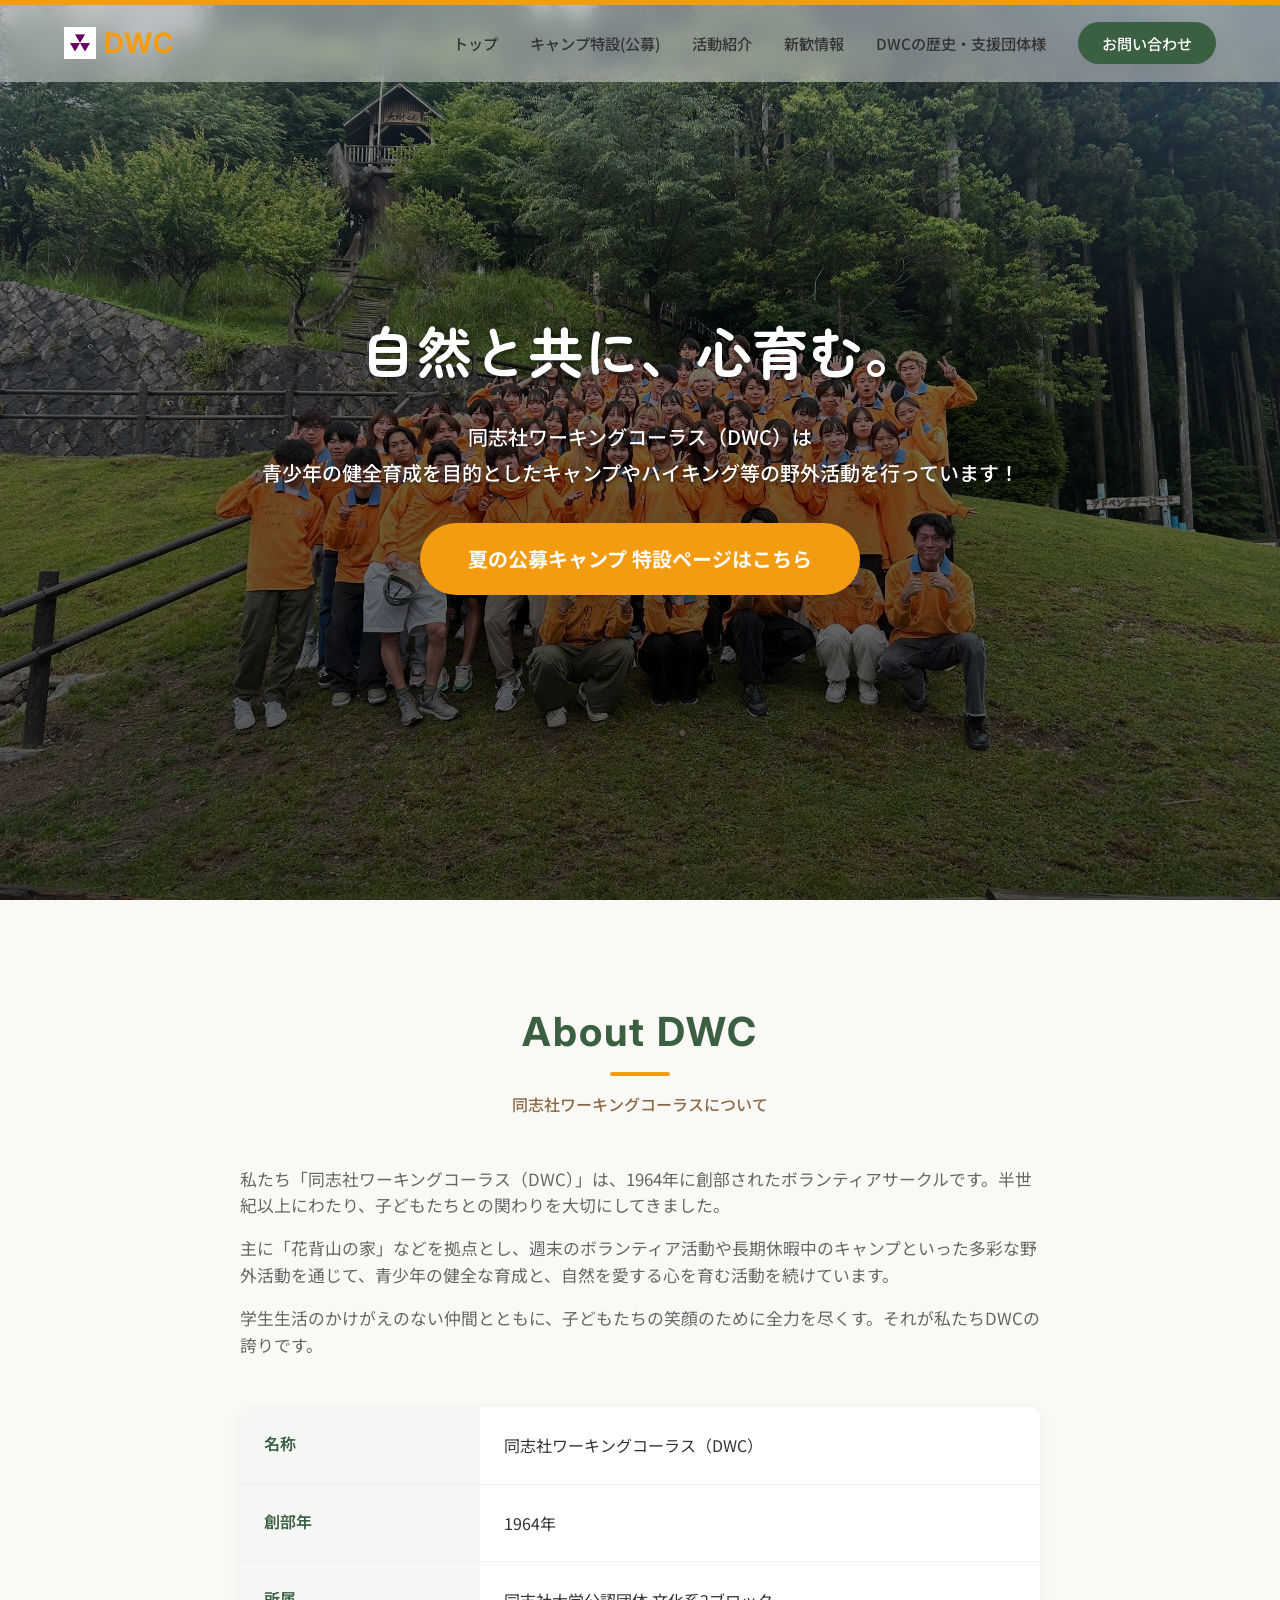
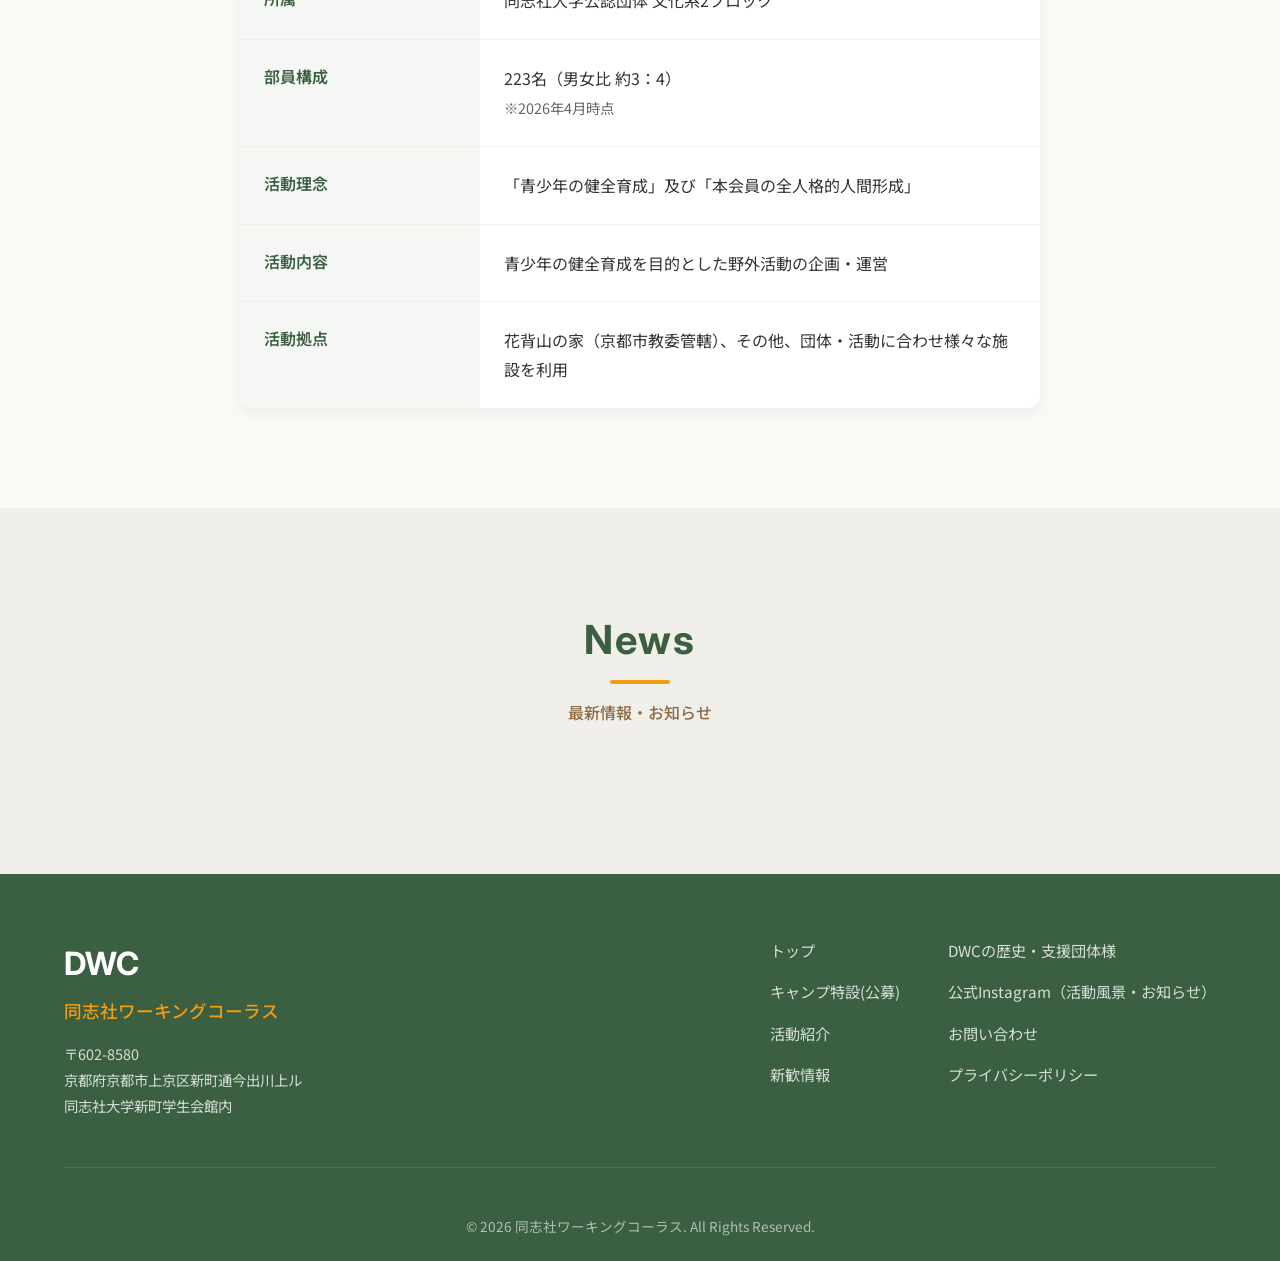
<file: index.html>
<!DOCTYPE html>
<html lang="ja">
<head>
    <meta charset="UTF-8">
    <meta name="viewport" content="width=device-width, initial-scale=1.0">
    <title>同志社ワーキングコーラス (DWC)</title>
    <meta name="description" content="青少年の健全育成を目的としたキャンプやハイキング等の野外活動を行っているボランティアサークル「同志社ワーキングコーラス（DWC）」の公式Webサイトです。">
    <!-- Google Fonts: Inter and Noto Sans JP -->
    <link rel="preconnect" href="https://fonts.googleapis.com">
    <link rel="preconnect" href="https://fonts.gstatic.com" crossorigin>
    <link href="https://fonts.googleapis.com/css2?family=Inter:wght@400;600;700&family=Noto+Sans+JP:wght@400;500;700&display=swap" rel="stylesheet">
    <link href="https://fonts.googleapis.com/css2?family=Zen+Maru+Gothic:wght@700&display=swap" rel="stylesheet">
    <link rel="stylesheet" href="style.css">
    <meta property="og:site_name" content="同志社ワーキングコーラス (DWC)">
    <script type="application/ld+json">
    {
      "@context": "https://schema.org",
      "@type": "WebSite",
      "name": "【公式】同志社ワーキングコーラス(DWC)",
      "url": "https://dwc-official.github.io/"
    }
    </script>
    <link rel="icon" href="assets/favicon.svg" type="image/svg+xml">
    <link rel="icon" type="image/png" sizes="96x96" href="assets/favicon-96x96.png">
    <link rel="apple-touch-icon" sizes="180x180" href="assets/apple-touch-icon.png">
</head>
<body>
    <div id="header-container"></div>

    <main>
        <!-- Hero Section -->
        <section class="hero">
            <div class="hero-content">
                <h1 class="hero-title fade-in-up">自然と共に、心育む。</h1>
                <p class="hero-subtitle fade-in-up delay-1">同志社ワーキングコーラス（DWC）は<br>青少年の健全育成を目的としたキャンプやハイキング等の野外活動を行っています！</p>
                <div class="hero-cta" style="margin-top: 32px;">
                    <a href="camp.html" class="btn-large btn-accent">夏の公募キャンプ 特設ページはこちら</a>
                </div>
            </div>
        </section>

        <!-- About Section -->
        <section id="about" class="about section-padding">
            <div class="container">
                <div class="section-header">
                    <h2 class="section-title">About DWC</h2>
                    <p class="section-subtitle">同志社ワーキングコーラスについて</p>
                </div>
                <div class="about-section-body">
                    <div class="about-text" style="max-width: 800px; margin: 0 auto 48px;">
                        <p>私たち「同志社ワーキングコーラス（DWC）」は、1964年に創部されたボランティアサークルです。半世紀以上にわたり、子どもたちとの関わりを大切にしてきました。</p>
                        <p>主に「花背山の家」などを拠点とし、週末のボランティア活動や長期休暇中のキャンプといった多彩な野外活動を通じて、青少年の健全な育成と、自然を愛する心を育む活動を続けています。</p>
                        <p>学生生活のかけがえのない仲間とともに、子どもたちの笑顔のために全力を尽くす。それが私たちDWCの誇りです。</p>
                    </div>
                    
                    <div class="overview-content">
                        <table class="overview-table">
                            <tbody>
                                <tr>
                                    <th>名称</th>
                                    <td>同志社ワーキングコーラス（DWC）</td>
                                </tr>
                                <tr>
                                    <th>創部年</th>
                                    <td>1964年</td>
                                </tr>
                                <tr>
                                    <th>所属</th>
                                    <td>同志社大学公認団体 文化系2ブロック</td>
                                </tr>
                                <tr>
                                    <th>部員構成</th>
                                    <td>223名（男女比 約3：4）<br><span style="font-size: 0.9em; color: var(--color-text-light);">※2026年4月時点</span></td>
                                </tr>
                                <tr>
                                    <th>活動理念</th>
                                    <td>「青少年の健全育成」及び「本会員の全人格的人間形成」</td>
                                </tr>
                                <tr>
                                    <th>活動内容</th>
                                    <td>青少年の健全育成を目的とした野外活動の企画・運営</td>
                                </tr>
                                <tr>
                                    <th>活動拠点</th>
                                    <td>花背山の家（京都市教委管轄）、その他、団体・活動に合わせ様々な施設を利用</td>
                                </tr>
                            </tbody>
                        </table>
                    </div>
                </div>
            </div>
        </section>

        <!-- News Section -->
        <section id="news" class="news section-padding bg-light">
            <div class="container">
                <div class="section-header">
                    <h2 class="section-title">News</h2>
                    <p class="section-subtitle">最新情報・お知らせ</p>
                </div>
                <div class="news-container">
                    <ul id="news-list" class="news-list">
                        <!-- JavaScript will populate items here -->
                    </ul>
                </div>
            </div>
        </section>
    </main>

    <div id="footer-container"></div>

    <script src="script.js"></script>
</body>
</html>
</file>
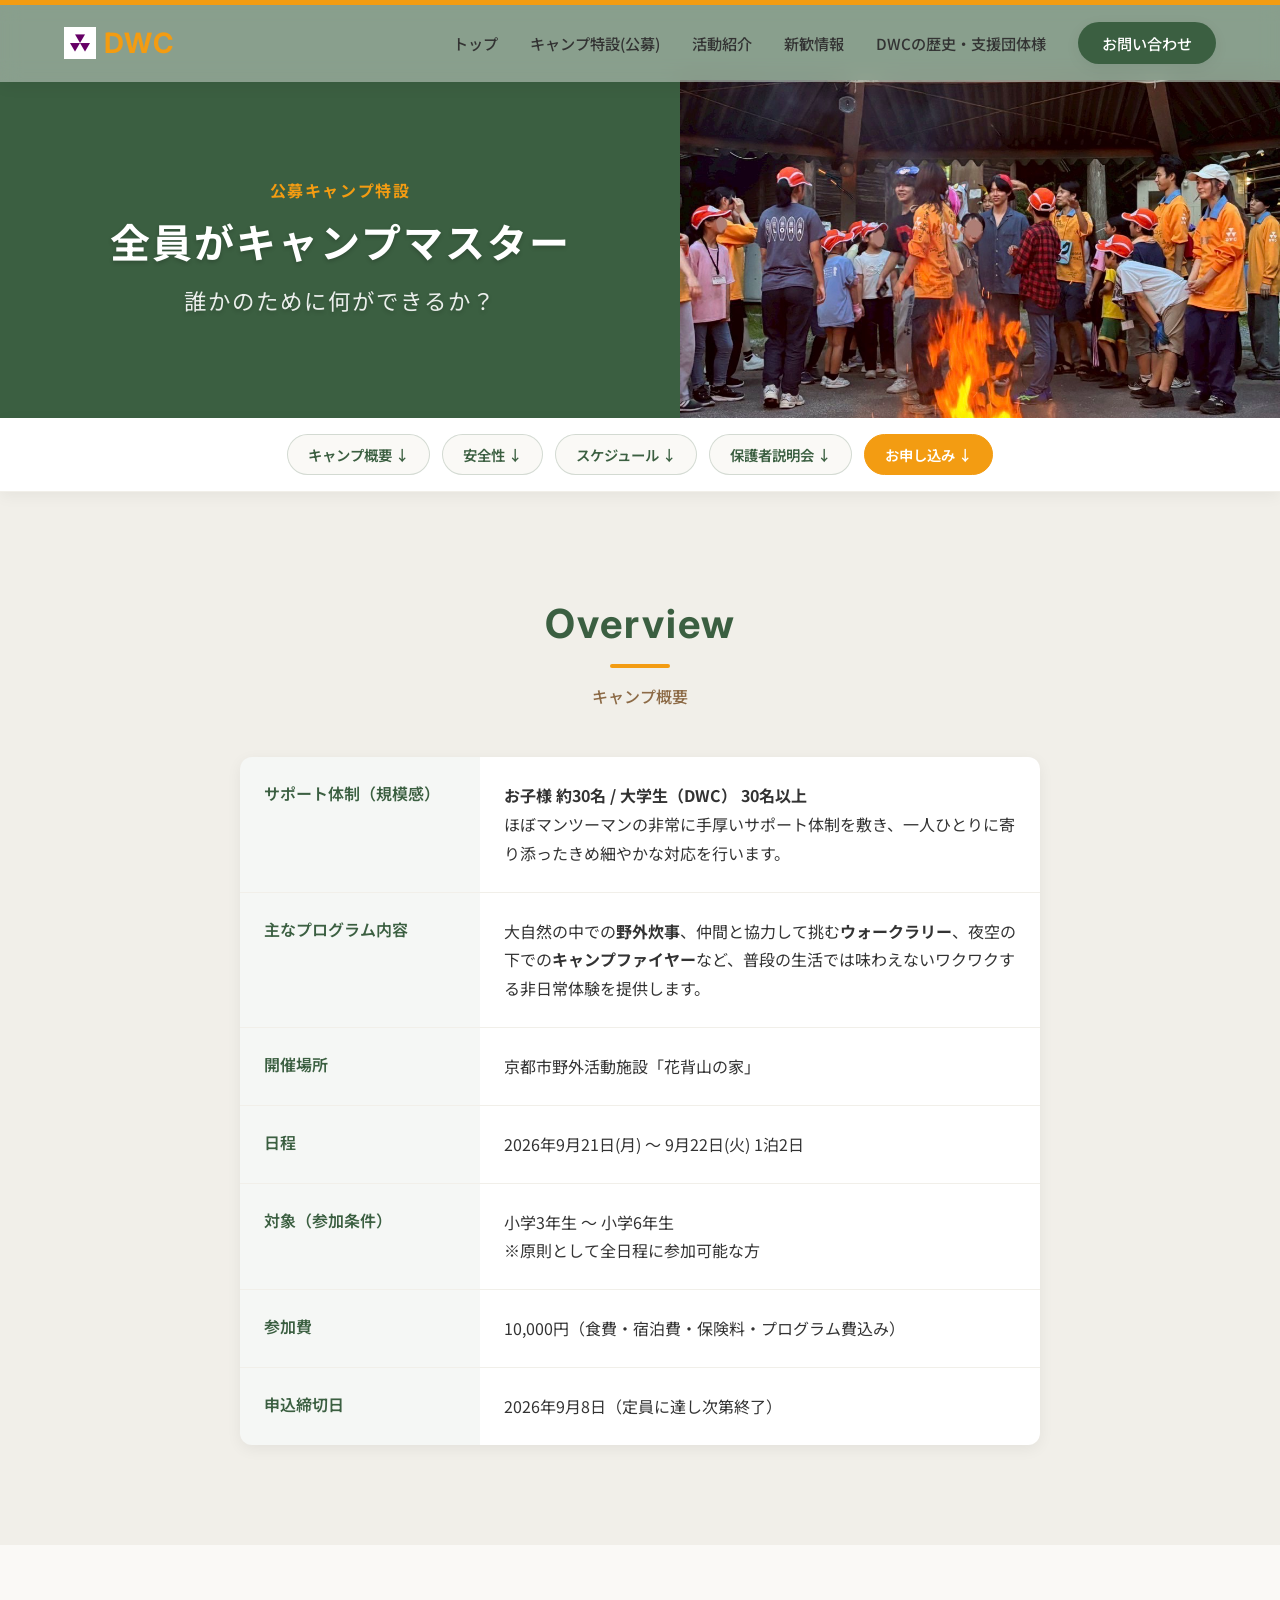
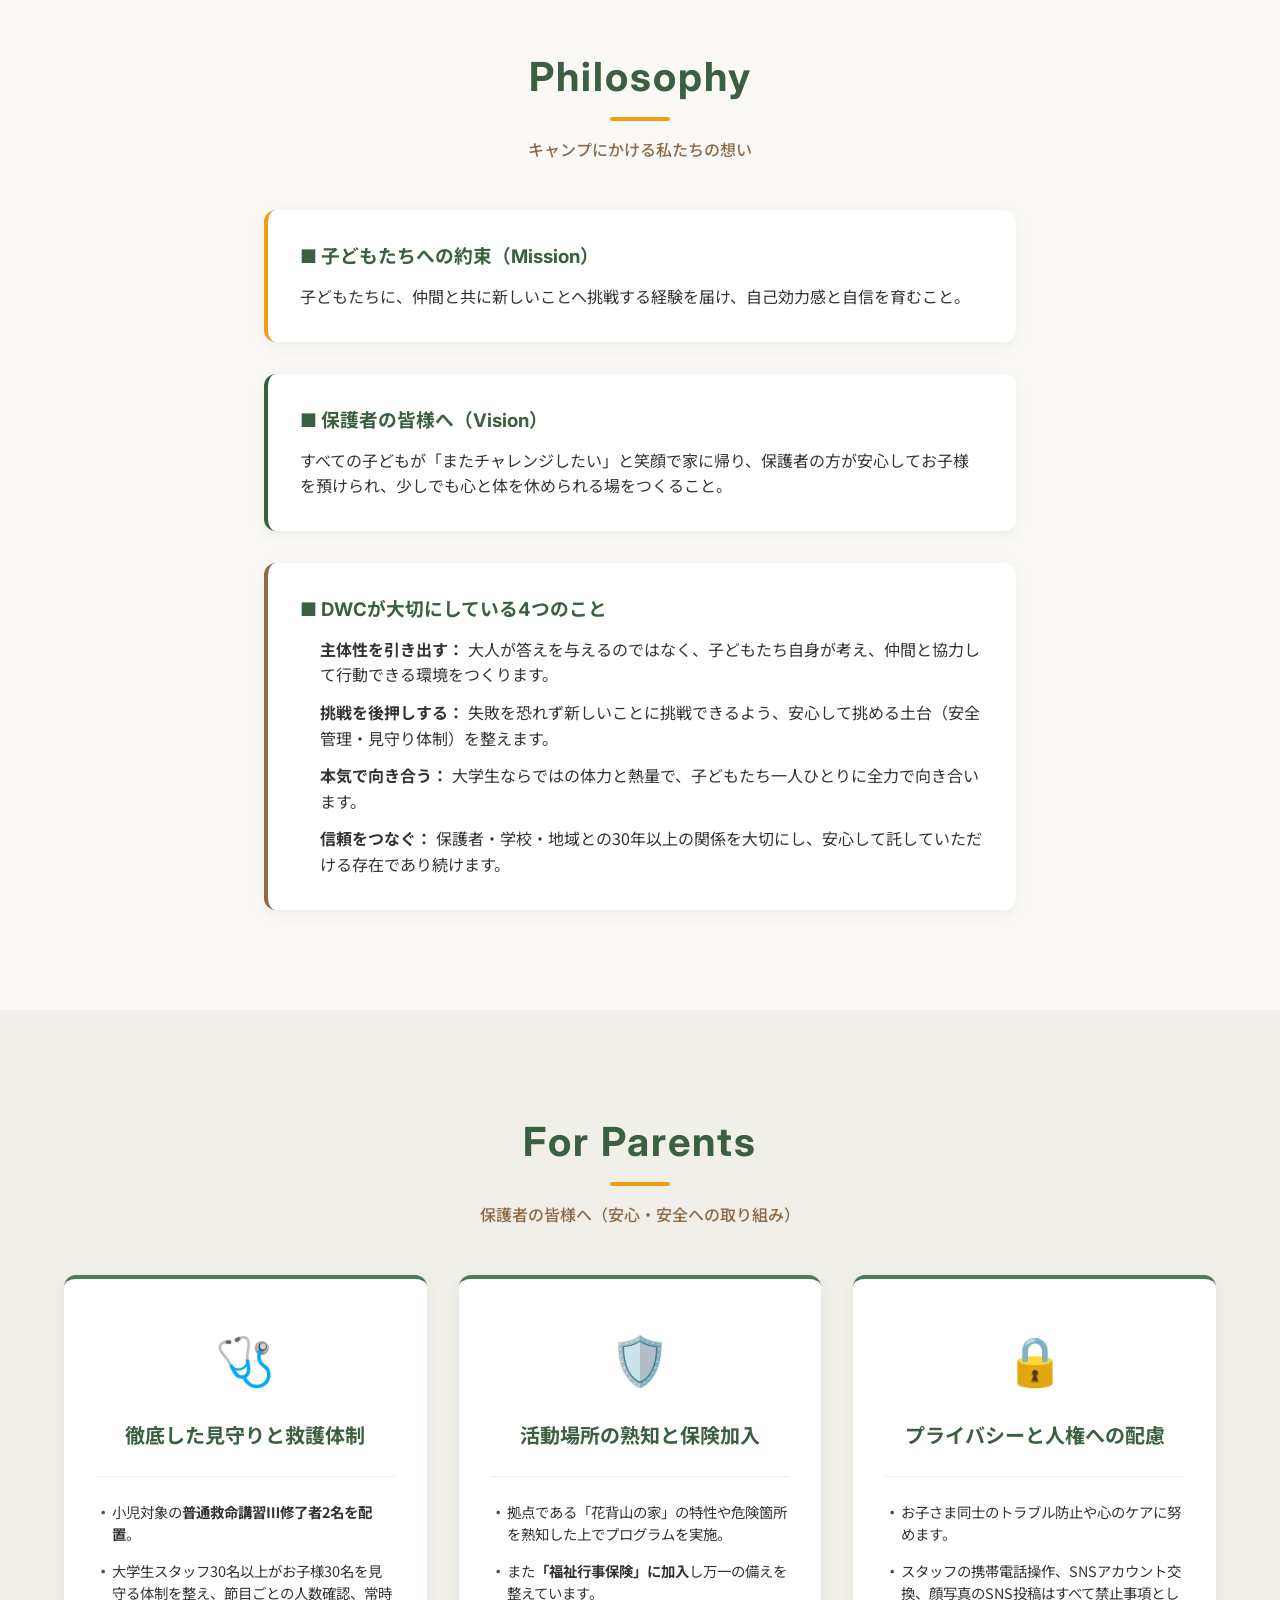
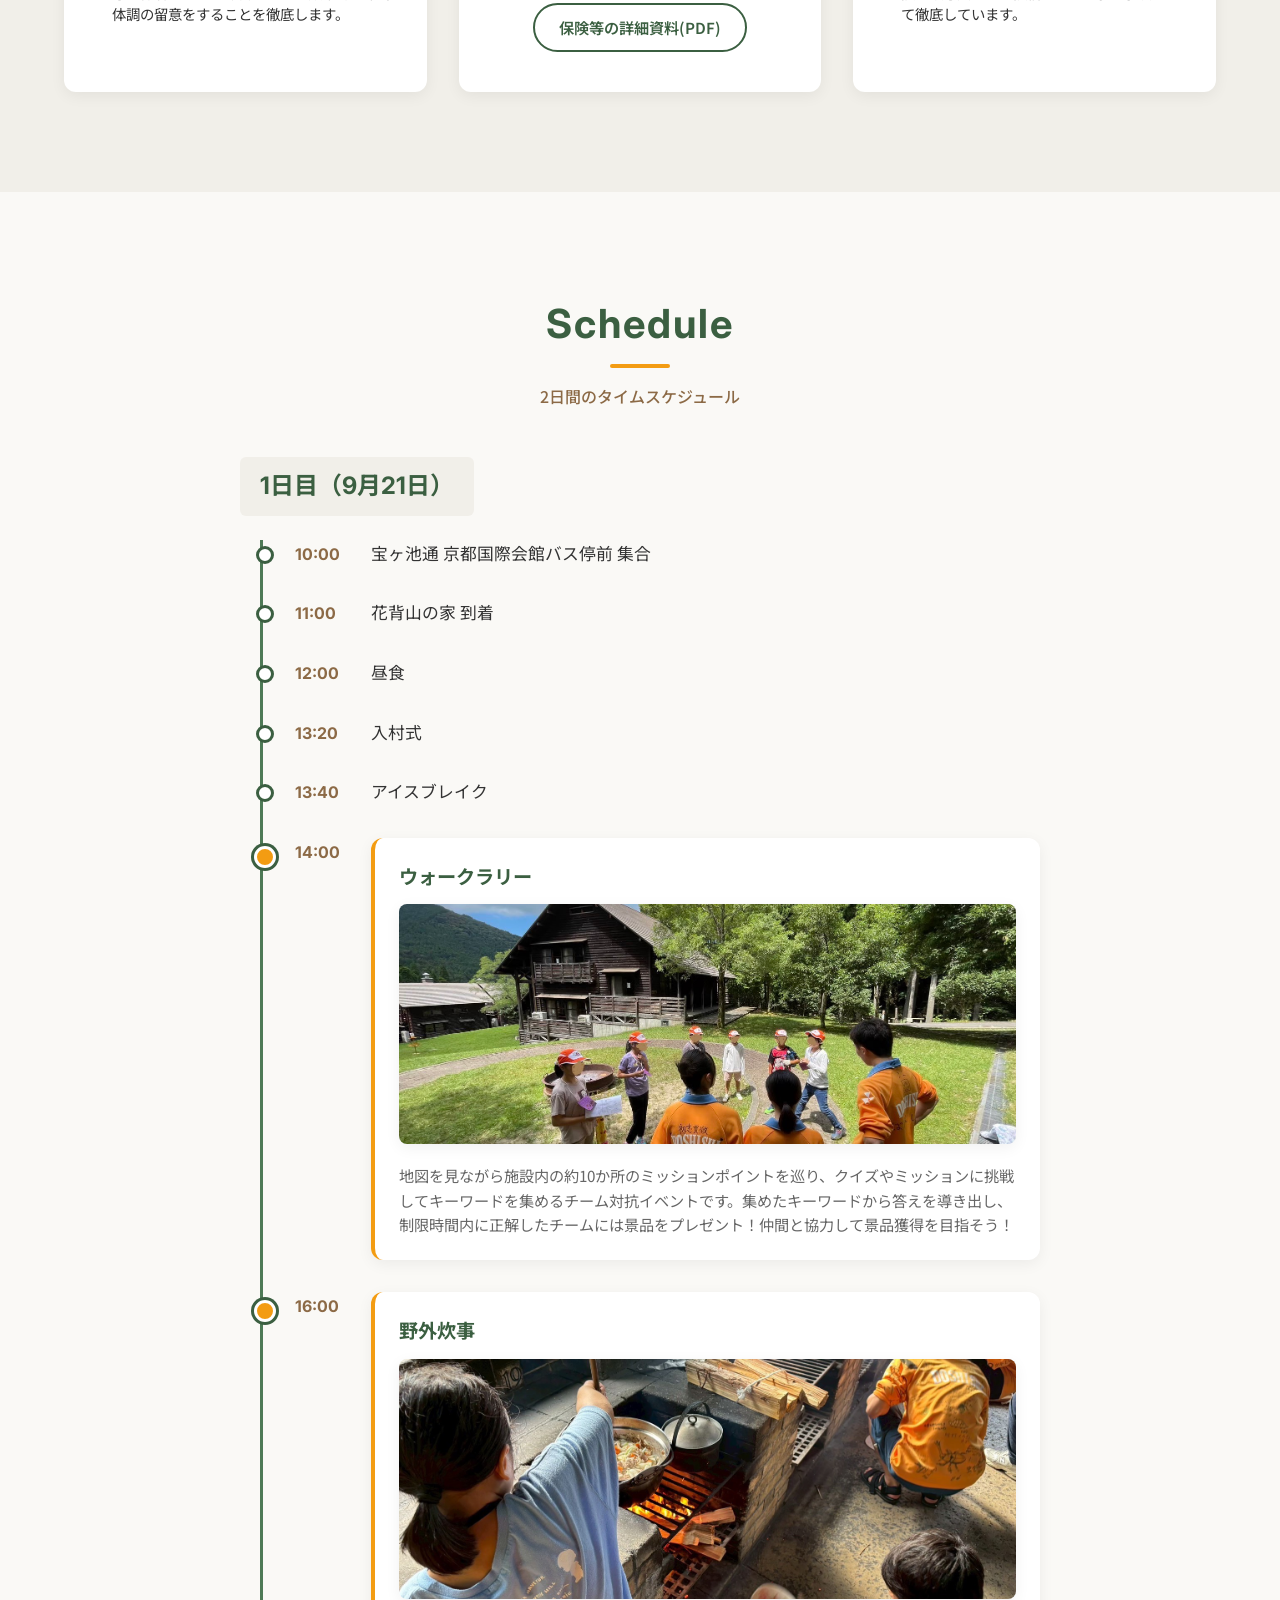
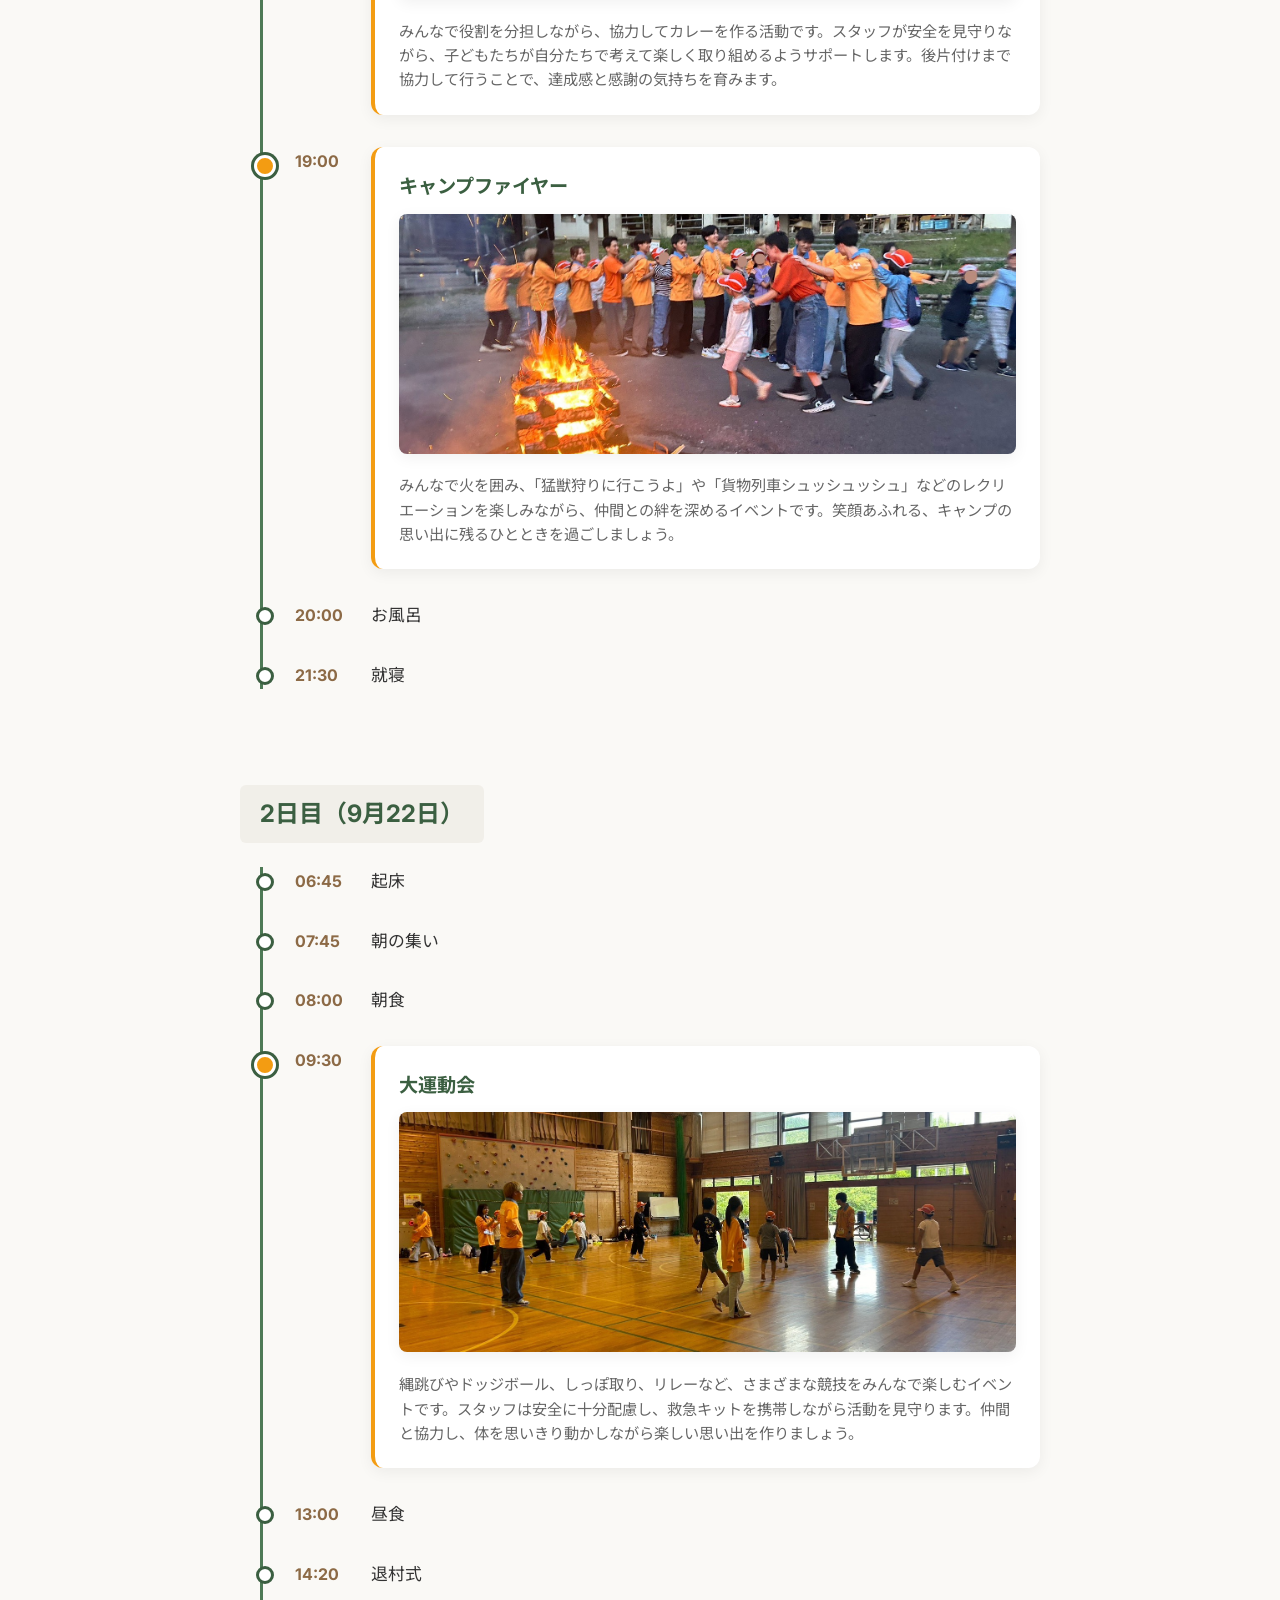
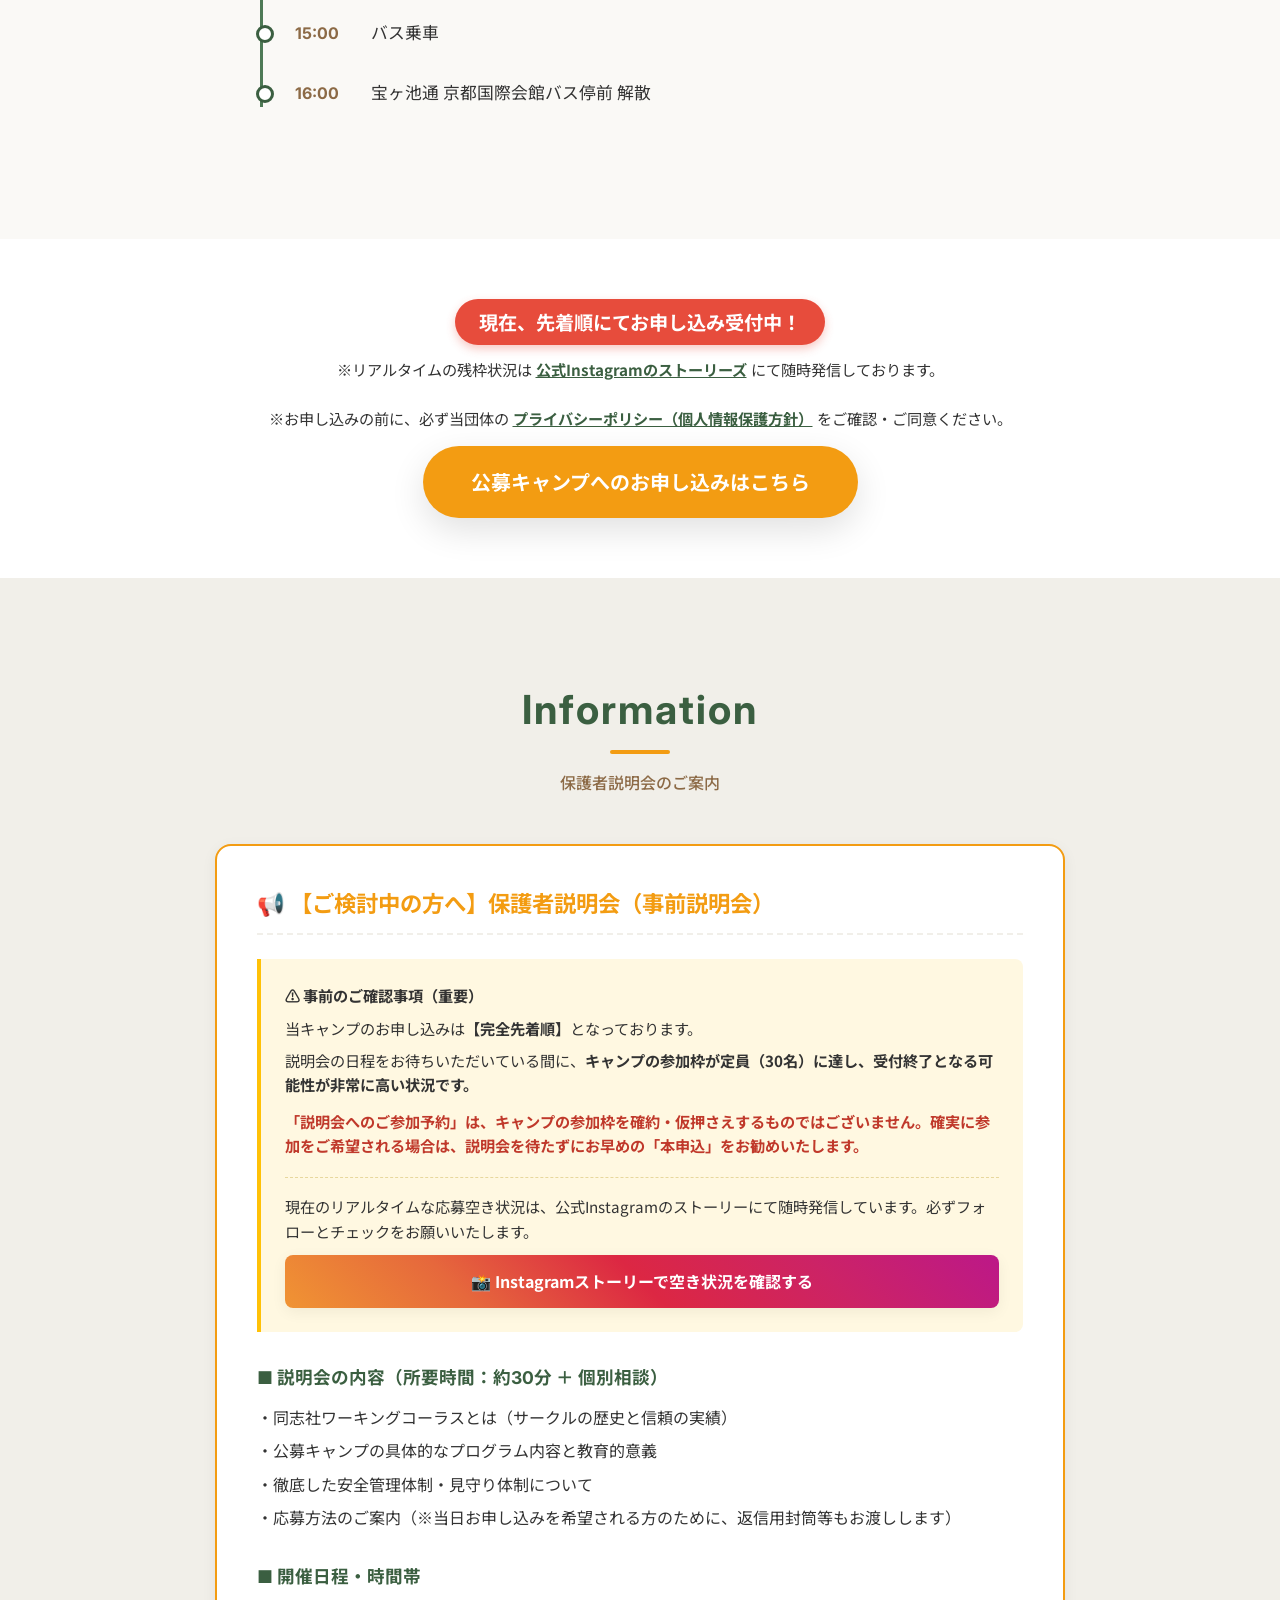
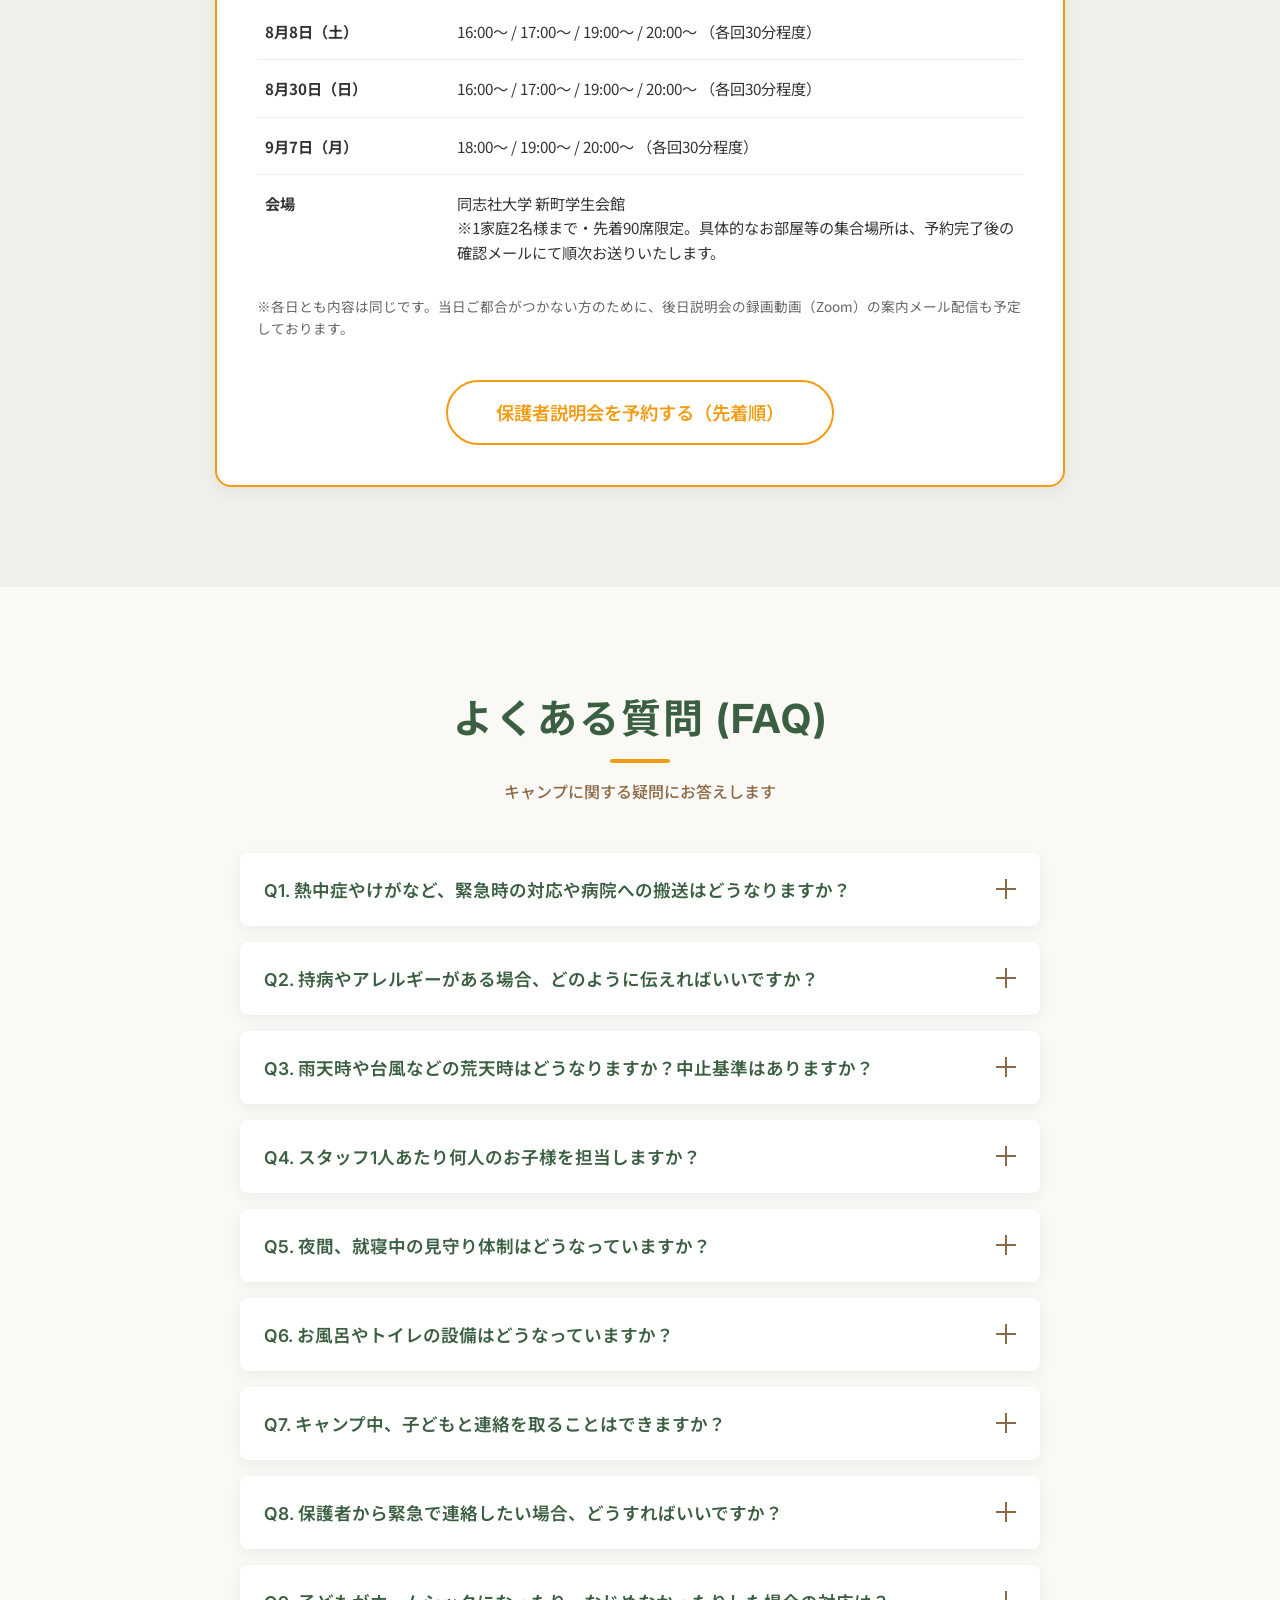
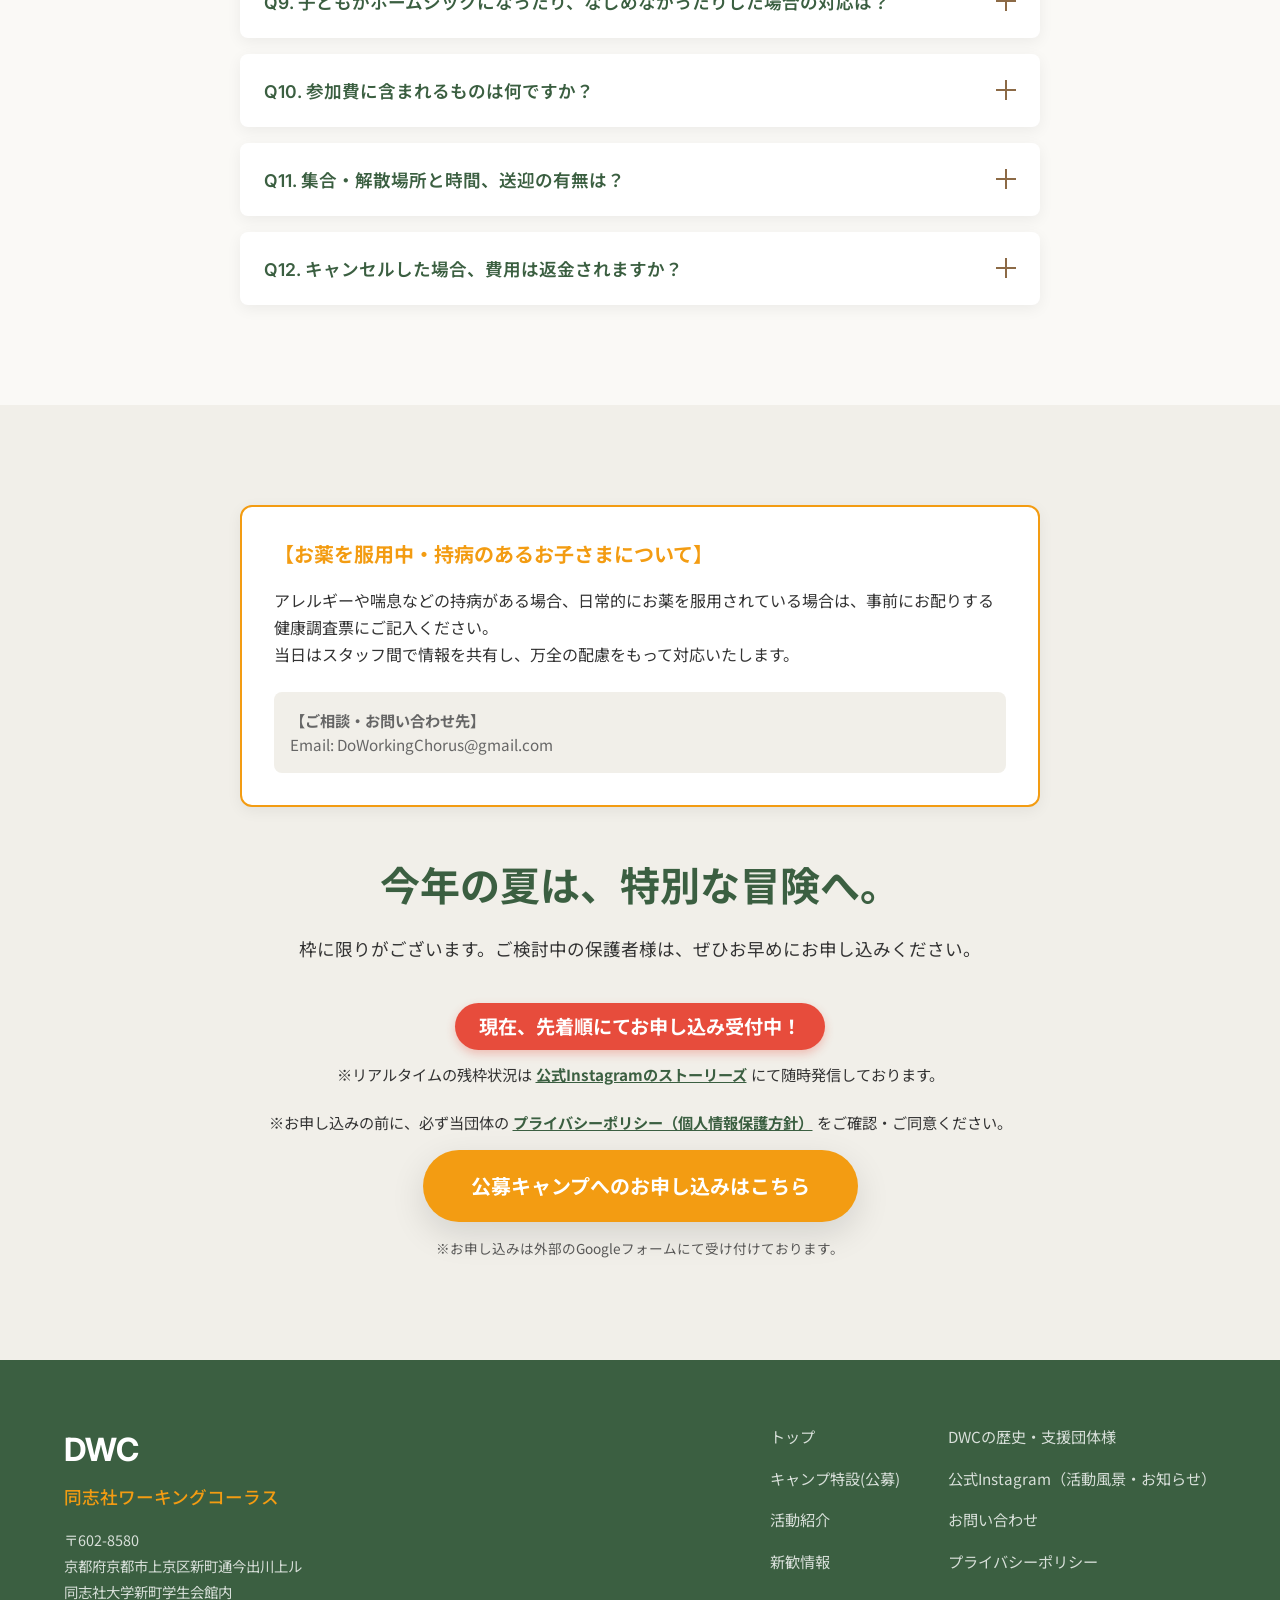
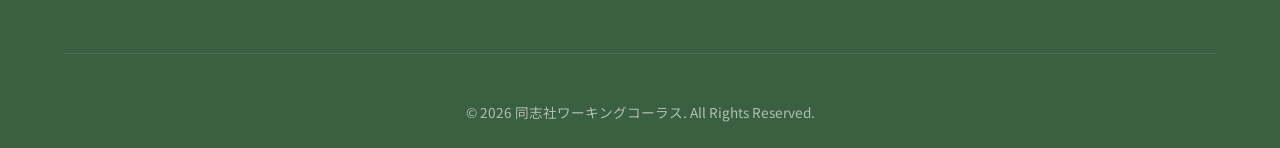
<file: camp.html>
<!DOCTYPE html>
<html lang="ja">
<head>
    <meta charset="UTF-8">
    <meta name="viewport" content="width=device-width, initial-scale=1.0">
    <title>キャンプ特設（公募キャンプ） - 同志社ワーキングコーラス (DWC)</title>
    <meta name="description" content="同志社ワーキングコーラス（DWC）が主催する、一般公募のお子様向けキャンプ特設ページです。安全・安心の体制で大自然での非日常体験を提供します。">
    <!-- Google Fonts: Inter and Noto Sans JP -->
    <link rel="preconnect" href="https://fonts.googleapis.com">
    <link rel="preconnect" href="https://fonts.gstatic.com" crossorigin>
    <link href="https://fonts.googleapis.com/css2?family=Inter:wght@400;600;700&family=Noto+Sans+JP:wght@400;500;700&display=swap" rel="stylesheet">
    <link rel="stylesheet" href="style.css">
    <meta property="og:site_name" content="同志社ワーキングコーラス (DWC)">
    <script type="application/ld+json">
    {
      "@context": "https://schema.org",
      "@type": "WebSite",
      "name": "【公式】同志社ワーキングコーラス(DWC)",
      "url": "https://dwc-official.github.io/"
    }
    </script>
    <link rel="icon" href="assets/favicon.svg" type="image/svg+xml">
    <link rel="icon" type="image/png" sizes="96x96" href="assets/favicon-96x96.png">
    <link rel="apple-touch-icon" sizes="180x180" href="assets/apple-touch-icon.png">
</head>
<body>
    <div id="header-container"></div>

    <main>
    <section class="page-header-split">
        <div class="header-text">
            <p class="camp-tag">公募キャンプ特設</p>
            <h1 class="page-title fade-in-up">全員がキャンプマスター<br><span>誰かのために何ができるか？</span></h1>
        </div>
        <div class="header-image">
            <img src="assets/bg-camp.png" alt="キャンプ特設（公募キャンプ）">
        </div>
    </section>

    <div class="quick-links-wrapper" id="quick-links">
        <div class="quick-links-container">
            <a href="#overview" class="btn-quick">キャンプ概要 ↓</a>
            <a href="#safety" class="btn-quick">安全性 ↓</a>
            <a href="#schedule" class="btn-quick">スケジュール ↓</a>
            <a href="#briefing" class="btn-quick">保護者説明会 ↓</a>
            <a href="#cta-section" class="btn-quick btn-quick-cta">お申し込み ↓</a>
        </div>
    </div>

    <section id="overview" class="camp-overview section-padding bg-light">
        <div class="container">
            <div class="section-header">
                <h2 class="section-title">Overview</h2>
                <p class="section-subtitle">キャンプ概要</p>
            </div>
            <div class="overview-content">
                <table class="overview-table">
                    <tbody>
                        <tr>
                            <th>サポート体制（規模感）</th>
                            <td><strong>お子様 約30名 / 大学生（DWC） 30名以上</strong><br>ほぼマンツーマンの非常に手厚いサポート体制を敷き、一人ひとりに寄り添ったきめ細やかな対応を行います。</td>
                        </tr>
                        <tr>
                            <th>主なプログラム内容</th>
                            <td>大自然の中での<strong>野外炊事</strong>、仲間と協力して挑む<strong>ウォークラリー</strong>、夜空の下での<strong>キャンプファイヤー</strong>など、普段の生活では味わえないワクワクする非日常体験を提供します。</td>
                        </tr>
                        <tr>
                            <th>開催場所</th>
                            <td>京都市野外活動施設「花背山の家」</td>
                        </tr>
                        <tr>
                            <th>日程</th>
                            <td>2026年9月21日(月) 〜 9月22日(火) 1泊2日</td>
                        </tr>
                        <tr>
                            <th>対象（参加条件）</th>
                            <td>小学3年生 〜 小学6年生<br><span class="text-muted">※原則として全日程に参加可能な方</span></td>
                        </tr>
                        <tr>
                            <th>参加費</th>
                            <td>10,000円（食費・宿泊費・保険料・プログラム費込み）</td>
                        </tr>
                        <tr>
                            <th>申込締切日</th>
                            <td>2026年9月8日（定員に達し次第終了）</td>
                        </tr>
                    </tbody>
                </table>
            </div>
        </div>
    </section>

    <section id="philosophy" class="philosophy-section section-padding">
        <div class="container philosophy-container">
            <div class="section-header">
                <h2 class="section-title">Philosophy</h2>
                <p class="section-subtitle">キャンプにかける私たちの想い</p>
            </div>
            <div class="philosophy-card card-accent">
                <h3>■ 子どもたちへの約束（Mission）</h3>
                <p>子どもたちに、仲間と共に新しいことへ挑戦する経験を届け、自己効力感と自信を育むこと。</p>
            </div>
            <div class="philosophy-card card-primary">
                <h3>■ 保護者の皆様へ（Vision）</h3>
                <p>すべての子どもが「またチャレンジしたい」と笑顔で家に帰り、保護者の方が安心してお子様を預けられ、少しでも心と体を休められる場をつくること。</p>
            </div>
            <div class="philosophy-card card-secondary">
                <h3>■ DWCが大切にしている4つのこと</h3>
                <ul class="value-list">
                    <li><strong>主体性を引き出す：</strong> 大人が答えを与えるのではなく、子どもたち自身が考え、仲間と協力して行動できる環境をつくります。</li>
                    <li><strong>挑戦を後押しする：</strong> 失敗を恐れず新しいことに挑戦できるよう、安心して挑める土台（安全管理・見守り体制）を整えます。</li>
                    <li><strong>本気で向き合う：</strong> 大学生ならではの体力と熱量で、子どもたち一人ひとりに全力で向き合います。</li>
                    <li><strong>信頼をつなぐ：</strong> 保護者・学校・地域との30年以上の関係を大切にし、安心して託していただける存在であり続けます。</li>
                </ul>
            </div>
        </div>
    </section>

    <section id="safety" class="safety-security section-padding bg-light">
        <div class="container">
            <div class="section-header">
                <h2 class="section-title">For Parents</h2>
                <p class="section-subtitle">保護者の皆様へ（安心・安全への取り組み）</p>
            </div>
            <div class="features-grid">
                <div class="feature-card">
                    <div class="feature-icon">🩺</div>
                    <h3 class="feature-title">徹底した見守りと救護体制</h3>
                    <ul class="safety-list">
                        <li>小児対象の<strong>普通救命講習Ⅲ修了者2名を配置</strong>。</li>
                        <li>大学生スタッフ30名以上がお子様30名を見守る体制を整え、節目ごとの人数確認、常時体調の留意をすることを徹底します。</li>
                    </ul>
                </div>
                <div class="feature-card">
                    <div class="feature-icon">🛡️</div>
                    <h3 class="feature-title">活動場所の熟知と保険加入</h3>
                    <ul class="safety-list">
                        <li>拠点である「花背山の家」の特性や危険箇所を熟知した上でプログラムを実施。</li>
                        <li>また<strong>「福祉行事保険」に加入</strong>し万一の備えを整えています。</li>
                    </ul>
                    <div class="pdf-btn-wrapper">
                        <a href="assets/insurance.pdf" target="_blank" class="btn-outline">保険等の詳細資料(PDF)</a>
                    </div>
                </div>
                <div class="feature-card">
                    <div class="feature-icon">🔒</div>
                    <h3 class="feature-title">プライバシーと人権への配慮</h3>
                    <ul class="safety-list">
                        <li>お子さま同士のトラブル防止や心のケアに努めます。</li>
                        <li>スタッフの携帯電話操作、SNSアカウント交換、顔写真のSNS投稿はすべて禁止事項として徹底しています。</li>
                    </ul>
                </div>
            </div>
        </div>
    </section>

    <section id="schedule" class="schedule-timeline-section section-padding">
        <div class="container">
            <div class="section-header">
                <h2 class="section-title">Schedule</h2>
                <p class="section-subtitle">2日間のタイムスケジュール</p>
            </div>
            <div class="timeline-wrapper">
                <h3 class="day-title">1日目（9月21日）</h3>
                <div class="timeline-container">
                    <div class="timeline-item"><div class="time">10:00</div><div class="content">宝ヶ池通 京都国際会館バス停前 集合</div></div>
                    <div class="timeline-item"><div class="time">11:00</div><div class="content">花背山の家 到着</div></div>
                    <div class="timeline-item"><div class="time">12:00</div><div class="content">昼食</div></div>
                    <div class="timeline-item"><div class="time">13:20</div><div class="content">入村式</div></div>
                    <div class="timeline-item"><div class="time">13:40</div><div class="content">アイスブレイク</div></div>
                    <div class="timeline-item highlight">
                        <div class="time">14:00</div>
                        <div class="content card-content fade-in-scroll">
                            <h4>ウォークラリー</h4>
                            <img src="assets/walkrally.jpg" alt="ウォークラリー" class="timeline-img">
                            <p>地図を見ながら施設内の約10か所のミッションポイントを巡り、クイズやミッションに挑戦してキーワードを集めるチーム対抗イベントです。集めたキーワードから答えを導き出し、制限時間内に正解したチームには景品をプレゼント！仲間と協力して景品獲得を目指そう！</p>
                        </div>
                    </div>
                    <div class="timeline-item highlight">
                        <div class="time">16:00</div>
                        <div class="content card-content fade-in-scroll">
                            <h4>野外炊事</h4>
                            <img src="assets/cook.jpg" alt="野外炊事" class="timeline-img">
                            <p>みんなで役割を分担しながら、協力してカレーを作る活動です。スタッフが安全を見守りながら、子どもたちが自分たちで考えて楽しく取り組めるようサポートします。後片付けまで協力して行うことで、達成感と感謝の気持ちを育みます。</p>
                        </div>
                    </div>
                    <div class="timeline-item highlight">
                        <div class="time">19:00</div>
                        <div class="content card-content fade-in-scroll">
                            <h4>キャンプファイヤー</h4>
                            <img src="assets/campfire.jpg" alt="キャンプファイヤー" class="timeline-img">
                            <p>みんなで火を囲み、「猛獣狩りに行こうよ」や「貨物列車シュッシュッシュ」などのレクリエーションを楽しみながら、仲間との絆を深めるイベントです。笑顔あふれる、キャンプの思い出に残るひとときを過ごしましょう。</p>
                        </div>
                    </div>
                    <div class="timeline-item"><div class="time">20:00</div><div class="content">お風呂</div></div>
                    <div class="timeline-item"><div class="time">21:30</div><div class="content">就寝</div></div>
                </div>

                <h3 class="day-title" style="margin-top: 64px;">2日目（9月22日）</h3>
                <div class="timeline-container">
                    <div class="timeline-item"><div class="time">06:45</div><div class="content">起床</div></div>
                    <div class="timeline-item"><div class="time">07:45</div><div class="content">朝の集い</div></div>
                    <div class="timeline-item"><div class="time">08:00</div><div class="content">朝食</div></div>
                    <div class="timeline-item highlight">
                        <div class="time">09:30</div>
                        <div class="content card-content fade-in-scroll">
                            <h4>大運動会</h4>
                            <img src="assets/sports.jpg" alt="運動会" class="timeline-img">
                            <p>縄跳びやドッジボール、しっぽ取り、リレーなど、さまざまな競技をみんなで楽しむイベントです。スタッフは安全に十分配慮し、救急キットを携帯しながら活動を見守ります。仲間と協力し、体を思いきり動かしながら楽しい思い出を作りましょう。</p>
                        </div>
                    </div>
                    <div class="timeline-item"><div class="time">13:00</div><div class="content">昼食</div></div>
                    <div class="timeline-item"><div class="time">14:20</div><div class="content">退村式</div></div>
                    <div class="timeline-item"><div class="time">15:00</div><div class="content">バス乗車</div></div>
                    <div class="timeline-item"><div class="time">16:00</div><div class="content">宝ヶ池通 京都国際会館バス停前 解散</div></div>
                </div>
            </div>
        </div>
    </section>

    <div class="mid-cta-wrapper">
        <div class="container text-center">
            <!-- 受付状況バッジ -->
            <div style="margin-bottom: 24px;">
                <span style="display: inline-block; background-color: #e74c3c; color: #ffffff; font-weight: bold; padding: 8px 24px; border-radius: 50px; font-size: 1.2rem; margin-bottom: 12px; box-shadow: 0 4px 10px rgba(231, 76, 60, 0.3);">
                    現在、先着順にてお申し込み受付中！
                </span>
                <p style="font-size: 0.95rem; color: var(--color-text); margin-bottom: 0;">
                    ※リアルタイムの残枠状況は<a href="https://www.instagram.com/dwc_camp?igsh=a2xremhyOGsxbDZh&utm_source=qr" target="_blank" rel="noopener noreferrer" style="color: var(--color-primary); font-weight: bold; text-decoration: underline; margin: 0 4px;">公式Instagramのストーリーズ</a>にて随時発信しております。
                </p>
            </div>
            <p class="policy-alert">※お申し込みの前に、必ず当団体の<a href="privacy.html">プライバシーポリシー（個人情報保護方針）</a>をご確認・ご同意ください。</p>
            <a href="https://docs.google.com/forms/d/e/1FAIpQLSc-pl0cuArGkI8DJMb-VHgwIEUmC-CeSbwYI_lIG8V8xoAQcA/viewform?usp=header" target="_blank" rel="noopener noreferrer" class="btn-large btn-accent">公募キャンプへのお申し込みはこちら</a>
        </div>
    </div>

    <section id="briefing" class="briefing-section section-padding bg-light">
        <div class="container">
            <div class="section-header">
                <h2 class="section-title">Information</h2>
                <p class="section-subtitle">保護者説明会のご案内</p>
            </div>
            
            <div class="briefing-box">
                <h3 class="briefing-box-title">📢 【ご検討中の方へ】保護者説明会（事前説明会）</h3>
                
                <div class="warning-box">
                    <p class="warning-title">⚠️ 事前のご確認事項（重要）</p>
                    <p>当キャンプのお申し込みは<strong>【完全先着順】</strong>となっております。</p>
                    <p>説明会の日程をお待ちいただいている間に、<strong>キャンプの参加枠が定員（30名）に達し、受付終了となる可能性が非常に高い状況です。</strong></p>
                    <p class="warning-highlight">「説明会へのご参加予約」は、キャンプの参加枠を確約・仮押さえするものではございません。確実に参加をご希望される場合は、説明会を待たずにお早めの「本申込」をお勧めいたします。</p>
                    
                    <div class="insta-alert-box">
                        <p>現在のリアルタイムな応募空き状況は、公式Instagramのストーリーにて随時発信しています。必ずフォローとチェックをお願いいたします。</p>
                        <a href="https://www.instagram.com/dwc_camp?igsh=a2xremhyOGsxbDZh&utm_source=qr" target="_blank" rel="noopener noreferrer" class="btn-insta-wide">
                            📸 Instagramストーリーで空き状況を確認する
                        </a>
                    </div>
                </div>

                <div class="briefing-content-list">
                    <h4>■ 説明会の内容（所要時間：約30分 ＋ 個別相談）</h4>
                    <ul>
                        <li>・同志社ワーキングコーラスとは（サークルの歴史と信頼の実績）</li>
                        <li>・公募キャンプの具体的なプログラム内容と教育的意義</li>
                        <li>・徹底した安全管理体制・見守り体制について</li>
                        <li>・応募方法のご案内（※当日お申し込みを希望される方のために、返信用封筒等もお渡しします）</li>
                    </ul>
                </div>

                <div class="briefing-schedule">
                    <h4>■ 開催日程・時間帯</h4>
                    <table class="briefing-table">
                        <tbody>
                            <tr>
                                <th>8月8日（土）</th>
                                <td>16:00～ / 17:00～ / 19:00～ / 20:00～ （各回30分程度）</td>
                            </tr>
                            <tr>
                                <th>8月30日（日）</th>
                                <td>16:00～ / 17:00～ / 19:00～ / 20:00～ （各回30分程度）</td>
                            </tr>
                            <tr>
                                <th>9月7日（月）</th>
                                <td>18:00～ / 19:00～ / 20:00～ （各回30分程度）</td>
                            </tr>
                            <tr>
                                <th>会場</th>
                                <td>同志社大学 新町学生会館<br><span class="text-small">※1家庭2名様まで・先着90席限定。具体的なお部屋等の集合場所は、予約完了後の確認メールにて順次お送りいたします。</span></td>
                            </tr>
                        </tbody>
                    </table>
                    <p class="briefing-note">※各日とも内容は同じです。当日ご都合がつかない方のために、後日説明会の録画動画（Zoom）の案内メール配信も予定しております。</p>
                </div>

                <div class="briefing-btn-wrapper">
                    <a href="https://forms.gle/L5wK64n296iiEqqp7" target="_blank" rel="noopener noreferrer" class="btn-outline btn-briefing-reserve">
                        保護者説明会を予約する（先着順）
                    </a>
                </div>
            </div>
        </div>
    </section>

    <section id="faq" class="faq-section section-padding">
        <div class="container">
            <div class="section-header">
                <h2 class="section-title">よくある質問 (FAQ)</h2>
                <p class="section-subtitle">キャンプに関する疑問にお答えします</p>
            </div>
            <div class="accordion-container">
                <div class="accordion-item">
                    <button class="accordion-header" aria-expanded="false">
                        <span class="accordion-title">Q1. 熱中症やけがなど、緊急時の対応や病院への搬送はどうなりますか？</span>
                        <span class="accordion-icon"></span>
                    </button>
                    <div class="accordion-content">
                        <p>参加する大学生全員がAED講習を受講済みです。毎年1回、100名以上のサークル員がAED講習を受講しており、普通救命講習修了者2名もスタッフとして配置しています。<br>万が一の際は速やかに応急対応を行い、必要に応じて医療機関への搬送、保護者様へのご連絡をいたします。</p>
                    </div>
                </div>
                <div class="accordion-item">
                    <button class="accordion-header" aria-expanded="false">
                        <span class="accordion-title">Q2. 持病やアレルギーがある場合、どのように伝えればいいですか？</span>
                        <span class="accordion-icon"></span>
                    </button>
                    <div class="accordion-content">
                        <p>お申し込みのタイミングで健康調査票をお送りいたしますので、そちらにご記入・ご返送ください。内容を確認のうえ、こちらからメールまたはお電話にて折り返しご連絡し、詳しい状況を確認させていただきます。</p>
                    </div>
                </div>
                <div class="accordion-item">
                    <button class="accordion-header" aria-expanded="false">
                        <span class="accordion-title">Q3. 雨天時や台風などの荒天時はどうなりますか？中止基準はありますか？</span>
                        <span class="accordion-icon"></span>
                    </button>
                    <div class="accordion-content">
                        <p>基本的に雨天でもキャンプは決行いたします。炊事場には屋根が備えられており、雨天時は施設内でのレクリエーションに切り替えて実施いたします。<br>ただし、台風などの警報や熊が出て花背山の家が休業となった場合は中止する場合もございます。</p>
                    </div>
                </div>
                <div class="accordion-item">
                    <button class="accordion-header" aria-expanded="false">
                        <span class="accordion-title">Q4. スタッフ1人あたり何人のお子様を担当しますか？</span>
                        <span class="accordion-icon"></span>
                    </button>
                    <div class="accordion-content">
                        <p>1班6人のお子様に対し、カウンセラー（子ども付きスタッフ）3名を担当として配置します。それ以外にも運営スタッフが多数おりますので、安心してお過ごしいただけます。</p>
                    </div>
                </div>
                <div class="accordion-item">
                    <button class="accordion-header" aria-expanded="false">
                        <span class="accordion-title">Q5. 夜間、就寝中の見守り体制はどうなっていますか？</span>
                        <span class="accordion-icon"></span>
                    </button>
                    <div class="accordion-content">
                        <p>就寝時はお子様のお部屋の近くにカウンセラーも就寝し、夜間も見守りを行います。宿泊棟・スタッフともに男女別で対応しております。</p>
                    </div>
                </div>
                <div class="accordion-item">
                    <button class="accordion-header" aria-expanded="false">
                        <span class="accordion-title">Q6. お風呂やトイレの設備はどうなっていますか？</span>
                        <span class="accordion-icon"></span>
                    </button>
                    <div class="accordion-content">
                        <p>施設内に大浴場・中浴場・小浴場が備えられています。<br>トイレは各棟に設置されており、清潔な状態を維持しています。</p>
                    </div>
                </div>
                <div class="accordion-item">
                    <button class="accordion-header" aria-expanded="false">
                        <span class="accordion-title">Q7. キャンプ中、子どもと連絡を取ることはできますか？</span>
                        <span class="accordion-icon"></span>
                    </button>
                    <div class="accordion-content">
                        <p>どうしても必要な場合は、当サークルを介してお子様と連絡を取ることが可能です。</p>
                    </div>
                </div>
                <div class="accordion-item">
                    <button class="accordion-header" aria-expanded="false">
                        <span class="accordion-title">Q8. 保護者から緊急で連絡したい場合、どうすればいいですか？</span>
                        <span class="accordion-icon"></span>
                    </button>
                    <div class="accordion-content">
                        <p>緊急時は責任者の電話番号までご連絡ください。</p>
                    </div>
                </div>
                <div class="accordion-item">
                    <button class="accordion-header" aria-expanded="false">
                        <span class="accordion-title">Q9. 子どもがホームシックになったり、なじめなかったりした場合の対応は？</span>
                        <span class="accordion-icon"></span>
                    </button>
                    <div class="accordion-content">
                        <p>初めて親元を離れるお子様でも、1班6人に対しカウンセラー3名が付く体制に加え、他にも多くの運営スタッフがおりますので、きめ細やかにサポートいたします。</p>
                    </div>
                </div>
                <div class="accordion-item">
                    <button class="accordion-header" aria-expanded="false">
                        <span class="accordion-title">Q10. 参加費に含まれるものは何ですか？</span>
                        <span class="accordion-icon"></span>
                    </button>
                    <div class="accordion-content">
                        <p>保険代、食費代、バス代、宿泊代、プレイホールやキャンプファイヤーなどのレクリエーション代が含まれています。私たちは大学生サークルとして運営しており、利益は一切いただいておりません。</p>
                    </div>
                </div>
                <div class="accordion-item">
                    <button class="accordion-header" aria-expanded="false">
                        <span class="accordion-title">Q11. 集合・解散場所と時間、送迎の有無は？</span>
                        <span class="accordion-icon"></span>
                    </button>
                    <div class="accordion-content">
                        <p>集合は国際会館駅、9月21日10:15集合です。集合場所までは保護者の方の付き添いも可能です。</p>
                    </div>
                </div>
                <div class="accordion-item">
                    <button class="accordion-header" aria-expanded="false">
                        <span class="accordion-title">Q12. キャンセルした場合、費用は返金されますか？</span>
                        <span class="accordion-icon"></span>
                    </button>
                    <div class="accordion-content">
                        <p>キャンセルは2週間前までご対応可能です。それ以降のキャンセルは全額のご負担となります。<br>※キャンセルの際は、必ずお手数ですがお問い合わせください。<br>天候やこちらの事情で中止となった場合のキャンセルは、全額返金いたします。</p>
                    </div>
                </div>
            </div>
        </div>
    </section>

    <section id="cta-section" class="cta-section section-padding bg-light">
        <div class="container text-center">
            <div class="health-info-box">
                <h3 class="health-info-title">【お薬を服用中・持病のあるお子さまについて】</h3>
                <p class="health-info-text">
                    アレルギーや喘息などの持病がある場合、日常的にお薬を服用されている場合は、事前にお配りする健康調査票にご記入ください。<br>
                    当日はスタッフ間で情報を共有し、万全の配慮をもって対応いたします。
                </p>
                <div class="health-info-contact">
                    <strong>【ご相談・お問い合わせ先】</strong><br>
                    Email: <a href="mailto:DoWorkingChorus@gmail.com">DoWorkingChorus@gmail.com</a>
                </div>
            </div>

            <h2 class="cta-title">今年の夏は、特別な冒険へ。</h2>
            <p class="cta-desc">枠に限りがございます。ご検討中の保護者様は、ぜひお早めにお申し込みください。</p>
            
            <!-- 受付状況バッジ -->
            <div style="margin-bottom: 24px;">
                <span style="display: inline-block; background-color: #e74c3c; color: #ffffff; font-weight: bold; padding: 8px 24px; border-radius: 50px; font-size: 1.2rem; margin-bottom: 12px; box-shadow: 0 4px 10px rgba(231, 76, 60, 0.3);">
                    現在、先着順にてお申し込み受付中！
                </span>
                <p style="font-size: 0.95rem; color: var(--color-text); margin-bottom: 0;">
                    ※リアルタイムの残枠状況は<a href="https://www.instagram.com/dwc_camp?igsh=a2xremhyOGsxbDZh&utm_source=qr" target="_blank" rel="noopener noreferrer" style="color: var(--color-primary); font-weight: bold; text-decoration: underline; margin: 0 4px;">公式Instagramのストーリーズ</a>にて随時発信しております。
                </p>
            </div>
            
            <div class="cta-button-wrapper">
                <p class="policy-alert">※お申し込みの前に、必ず当団体の<a href="privacy.html">プライバシーポリシー（個人情報保護方針）</a>をご確認・ご同意ください。</p>
                <a href="https://docs.google.com/forms/d/e/1FAIpQLSc-pl0cuArGkI8DJMb-VHgwIEUmC-CeSbwYI_lIG8V8xoAQcA/viewform?usp=header" target="_blank" rel="noopener noreferrer" class="btn-large btn-accent">公募キャンプへのお申し込みはこちら</a>
            </div>
            <p class="cta-note">※お申し込みは外部のGoogleフォームにて受け付けております。</p>
        </div>
    </section>
</main>

    <div id="footer-container"></div>

    <script src="script.js"></script>

    <!-- Floating CTA for Mobile -->
    <div class="floating-cta">
        <a href="https://docs.google.com/forms/d/e/1FAIpQLSc-pl0cuArGkI8DJMb-VHgwIEUmC-CeSbwYI_lIG8V8xoAQcA/viewform?usp=header" target="_blank" rel="noopener noreferrer" class="btn-floating">
            公募キャンプに申し込む ＞
        </a>
    </div>
</body>
</html>
</file>
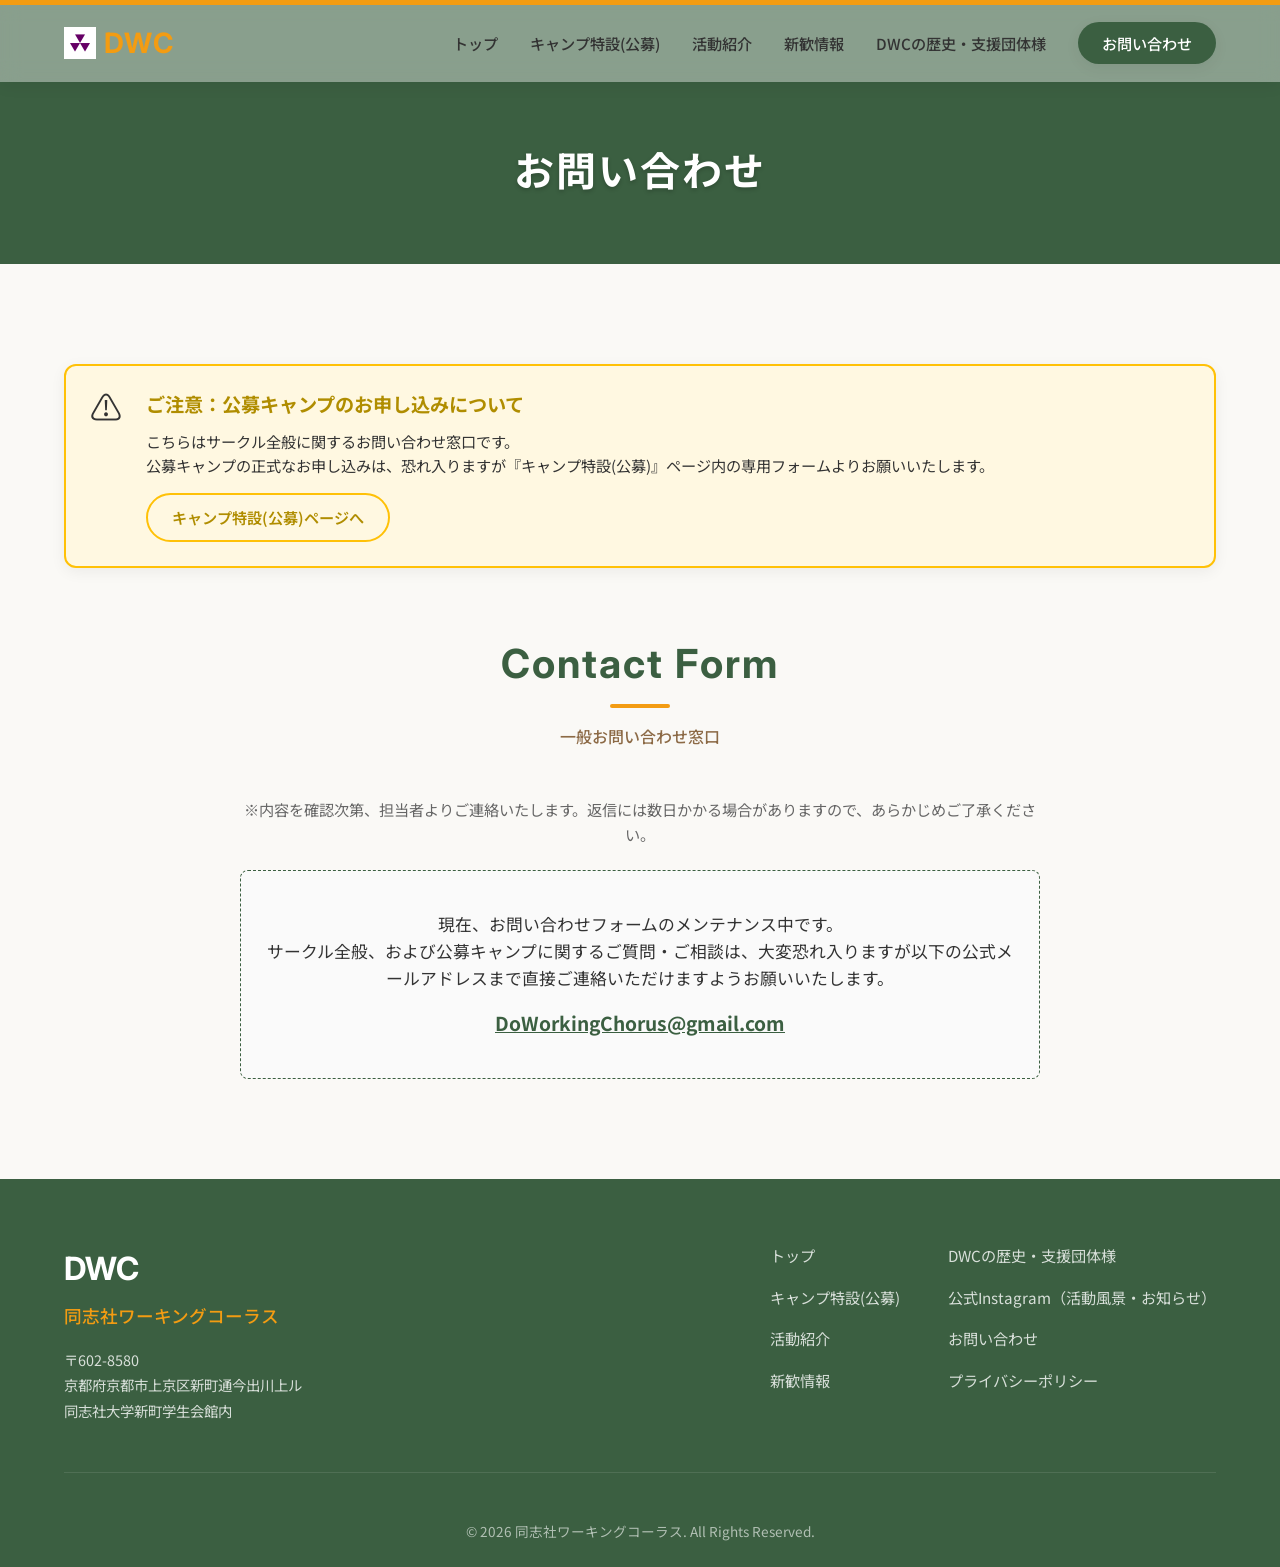
<file: contact.html>
<!DOCTYPE html>
<html lang="ja">
<head>
    <meta charset="UTF-8">
    <meta name="viewport" content="width=device-width, initial-scale=1.0">
    <title>お問い合わせ - 同志社ワーキングコーラス (DWC)</title>
    <meta name="description" content="同志社ワーキングコーラス（DWC）へのお問い合わせページです。サークル活動に関するご質問等はこちらからお願いいたします。">
    <!-- Google Fonts: Inter and Noto Sans JP -->
    <link rel="preconnect" href="https://fonts.googleapis.com">
    <link rel="preconnect" href="https://fonts.gstatic.com" crossorigin>
    <link href="https://fonts.googleapis.com/css2?family=Inter:wght@400;600;700&family=Noto+Sans+JP:wght@400;500;700&display=swap" rel="stylesheet">
    <link rel="stylesheet" href="style.css">
    <meta property="og:site_name" content="同志社ワーキングコーラス (DWC)">
    <script type="application/ld+json">
    {
      "@context": "https://schema.org",
      "@type": "WebSite",
      "name": "【公式】同志社ワーキングコーラス(DWC)",
      "url": "https://dwc-official.github.io/"
    }
    </script>
    <link rel="icon" href="assets/favicon.svg" type="image/svg+xml">
    <link rel="icon" type="image/png" sizes="96x96" href="assets/favicon-96x96.png">
    <link rel="apple-touch-icon" sizes="180x180" href="assets/apple-touch-icon.png">
</head>
<body>
    <div id="header-container"></div>

    <main>
        <!-- Page Header -->
        <section class="page-header">
            <div class="container">
                <h1 class="page-title fade-in-up">お問い合わせ</h1>
            </div>
        </section>

        <!-- Main Content -->
        <section class="contact-section section-padding">
            <div class="container">
                
                <!-- Alert Banner -->
                <div class="alert-banner">
                    <div class="alert-icon">⚠️</div>
                    <div class="alert-content">
                        <h3 class="alert-title">ご注意：公募キャンプのお申し込みについて</h3>
                        <p class="alert-text">こちらはサークル全般に関するお問い合わせ窓口です。<br>公募キャンプの正式なお申し込みは、恐れ入りますが『キャンプ特設(公募)』ページ内の専用フォームよりお願いいたします。</p>
                        <a href="camp.html" class="btn-small btn-outline-alert">キャンプ特設(公募)ページへ</a>
                    </div>
                </div>

                <!-- Form Section -->
                <div class="form-container">
                    <div class="section-header">
                        <h2 class="section-title">Contact Form</h2>
                        <p class="section-subtitle">一般お問い合わせ窓口</p>
                    </div>
                    
                    <p class="form-note">※内容を確認次第、担当者よりご連絡いたします。返信には数日かかる場合がありますので、あらかじめご了承ください。</p>
                    
                    <!-- Temporary Mail Window -->
                    <div class="temporary-mail-window" style="text-align: center; padding: 40px 20px; border: 1px dashed var(--color-primary); border-radius: 8px; background-color: #fafafa;">
                        <p style="margin-bottom: 16px; font-size: 1.05rem; line-height: 1.6;">
                            現在、お問い合わせフォームのメンテナンス中です。<br>
                            サークル全般、および公募キャンプに関するご質問・ご相談は、大変恐れ入りますが以下の公式メールアドレスまで直接ご連絡いただけますようお願いいたします。
                        </p>
                        <p style="font-size: 1.2rem; font-weight: bold;">
                            <a href="mailto:DoWorkingChorus@gmail.com" style="color: var(--color-primary); text-decoration: underline;">DoWorkingChorus@gmail.com</a>
                        </p>
                    </div>
                </div>

            </div>
        </section>
    </main>

    <div id="footer-container"></div>

    <script src="script.js"></script>
</body>
</html>
</file>
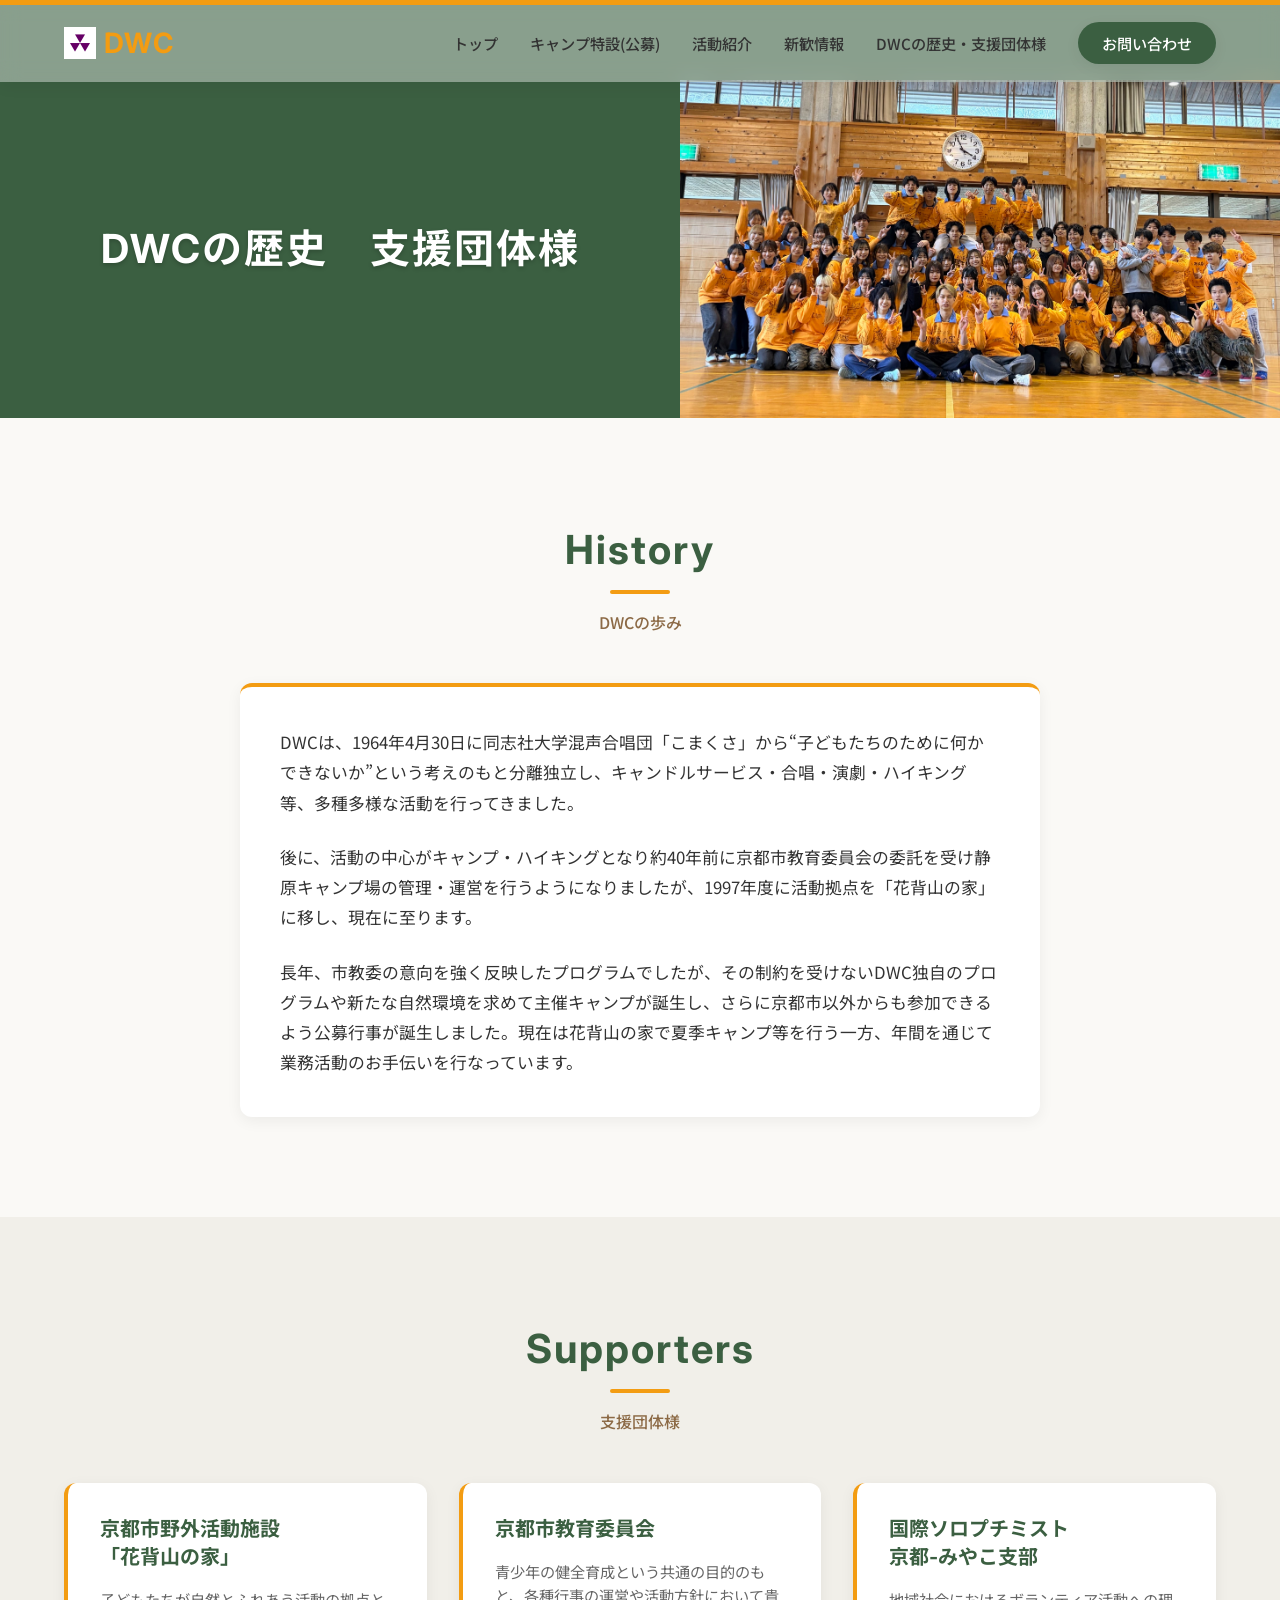
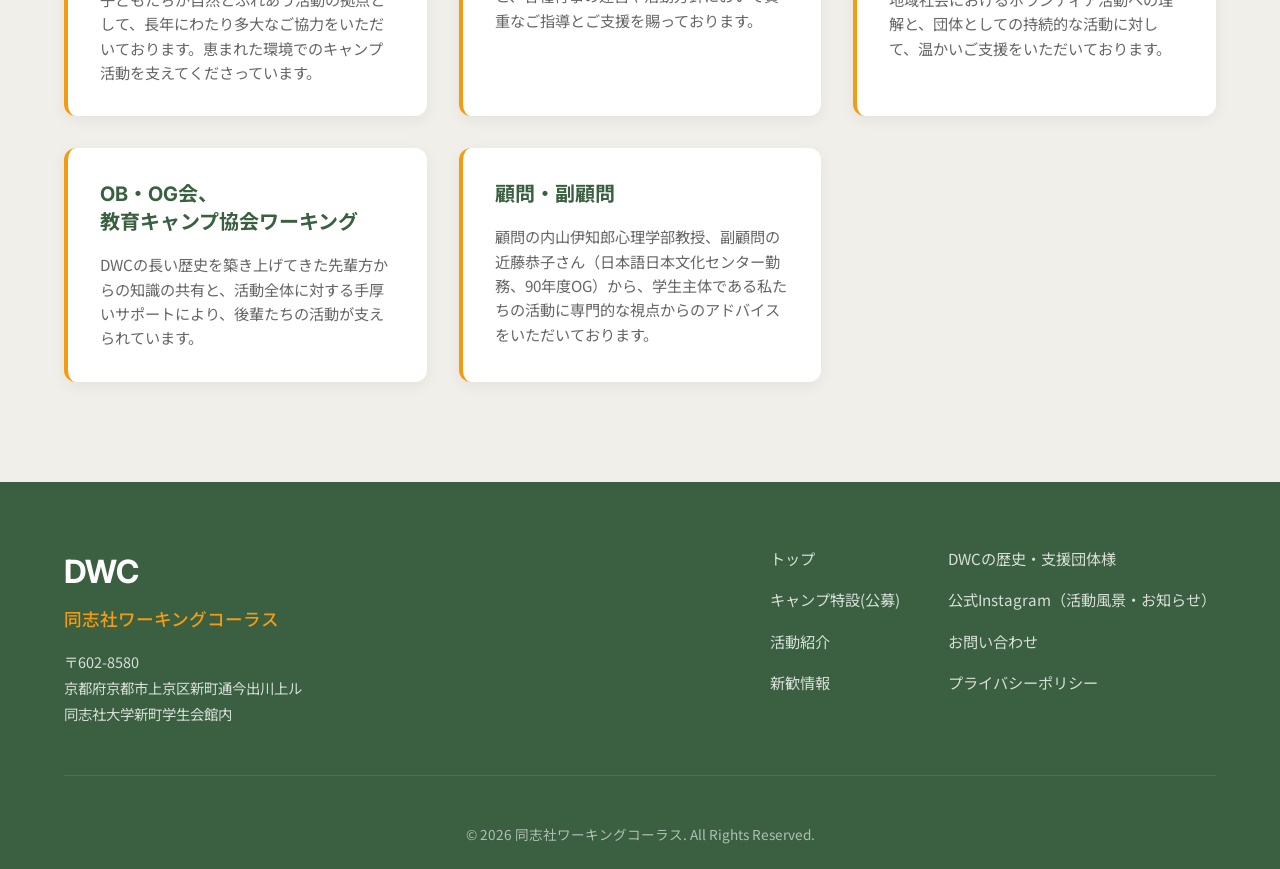
<file: history.html>
<!DOCTYPE html>
<html lang="ja">
<head>
    <meta charset="UTF-8">
    <meta name="viewport" content="width=device-width, initial-scale=1.0">
    <title>歴史・支援団体 - 同志社ワーキングコーラス (DWC)</title>
    <meta name="description" content="同志社ワーキングコーラス（DWC）の歴史と、私たちの活動を支えてくださる支援団体様のご紹介です。">
    <!-- Google Fonts: Inter and Noto Sans JP -->
    <link rel="preconnect" href="https://fonts.googleapis.com">
    <link rel="preconnect" href="https://fonts.gstatic.com" crossorigin>
    <link href="https://fonts.googleapis.com/css2?family=Inter:wght@400;600;700&family=Noto+Sans+JP:wght@400;500;700&display=swap" rel="stylesheet">
    <link rel="stylesheet" href="style.css">
    <meta property="og:site_name" content="同志社ワーキングコーラス (DWC)">
    <script type="application/ld+json">
    {
      "@context": "https://schema.org",
      "@type": "WebSite",
      "name": "【公式】同志社ワーキングコーラス(DWC)",
      "url": "https://dwc-official.github.io/"
    }
    </script>
    <link rel="icon" href="assets/favicon.svg" type="image/svg+xml">
    <link rel="icon" type="image/png" sizes="96x96" href="assets/favicon-96x96.png">
    <link rel="apple-touch-icon" sizes="180x180" href="assets/apple-touch-icon.png">
</head>
<body>
    <div id="header-container"></div>

    <main>
        <!-- Page Header -->
        <section class="page-header-split">
            <div class="header-text">
                <h1 class="page-title fade-in-up">DWCの歴史　支援団体様</h1>
            </div>
            <div class="header-image">
                <img src="assets/bg-history.png" alt="DWCの歴史　支援団体様">
            </div>
        </section>

        <!-- History Section -->
        <section class="history-content section-padding">
            <div class="container">
                <div class="section-header">
                    <h2 class="section-title">History</h2>
                    <p class="section-subtitle">DWCの歩み</p>
                </div>
                <div class="history-text">
                    <p>DWCは、1964年4月30日に同志社大学混声合唱団「こまくさ」から“子どもたちのために何かできないか”という考えのもと分離独立し、キャンドルサービス・合唱・演劇・ハイキング等、多種多様な活動を行ってきました。</p>
                    <p>後に、活動の中心がキャンプ・ハイキングとなり約40年前に京都市教育委員会の委託を受け静原キャンプ場の管理・運営を行うようになりましたが、1997年度に活動拠点を「花背山の家」に移し、現在に至ります。</p>
                    <p>長年、市教委の意向を強く反映したプログラムでしたが、その制約を受けないDWC独自のプログラムや新たな自然環境を求めて主催キャンプが誕生し、さらに京都市以外からも参加できるよう公募行事が誕生しました。現在は花背山の家で夏季キャンプ等を行う一方、年間を通じて業務活動のお手伝いを行なっています。</p>
                </div>
            </div>
        </section>

        <!-- Supporters Section -->
        <section class="supporters section-padding bg-light">
            <div class="container">
                <div class="section-header">
                    <h2 class="section-title">Supporters</h2>
                    <p class="section-subtitle">支援団体様</p>
                </div>
                <div class="supporters-grid">
                    <div class="supporter-card">
                        <h3 class="supporter-name">京都市野外活動施設<br>「花背山の家」</h3>
                        <p class="supporter-desc">子どもたちが自然とふれあう活動の拠点として、長年にわたり多大なご協力をいただいております。恵まれた環境でのキャンプ活動を支えてくださっています。</p>
                    </div>
                    <div class="supporter-card">
                        <h3 class="supporter-name">京都市教育委員会</h3>
                        <p class="supporter-desc">青少年の健全育成という共通の目的のもと、各種行事の運営や活動方針において貴重なご指導とご支援を賜っております。</p>
                    </div>
                    <div class="supporter-card">
                        <h3 class="supporter-name">国際ソロプチミスト<br>京都-みやこ支部</h3>
                        <p class="supporter-desc">地域社会におけるボランティア活動への理解と、団体としての持続的な活動に対して、温かいご支援をいただいております。</p>
                    </div>
                    <div class="supporter-card">
                        <h3 class="supporter-name">OB・OG会、<br>教育キャンプ協会ワーキング</h3>
                        <p class="supporter-desc">DWCの長い歴史を築き上げてきた先輩方からの知識の共有と、活動全体に対する手厚いサポートにより、後輩たちの活動が支えられています。</p>
                    </div>
                    <div class="supporter-card">
                        <h3 class="supporter-name">顧問・副顧問</h3>
                        <p class="supporter-desc">顧問の内山伊知郎心理学部教授、副顧問の近藤恭子さん（日本語日本文化センター勤務、90年度OG）から、学生主体である私たちの活動に専門的な視点からのアドバイスをいただいております。</p>
                    </div>
                </div>
            </div>
        </section>
    </main>

    <div id="footer-container"></div>

    <script src="script.js"></script>
</body>
</html>
</file>
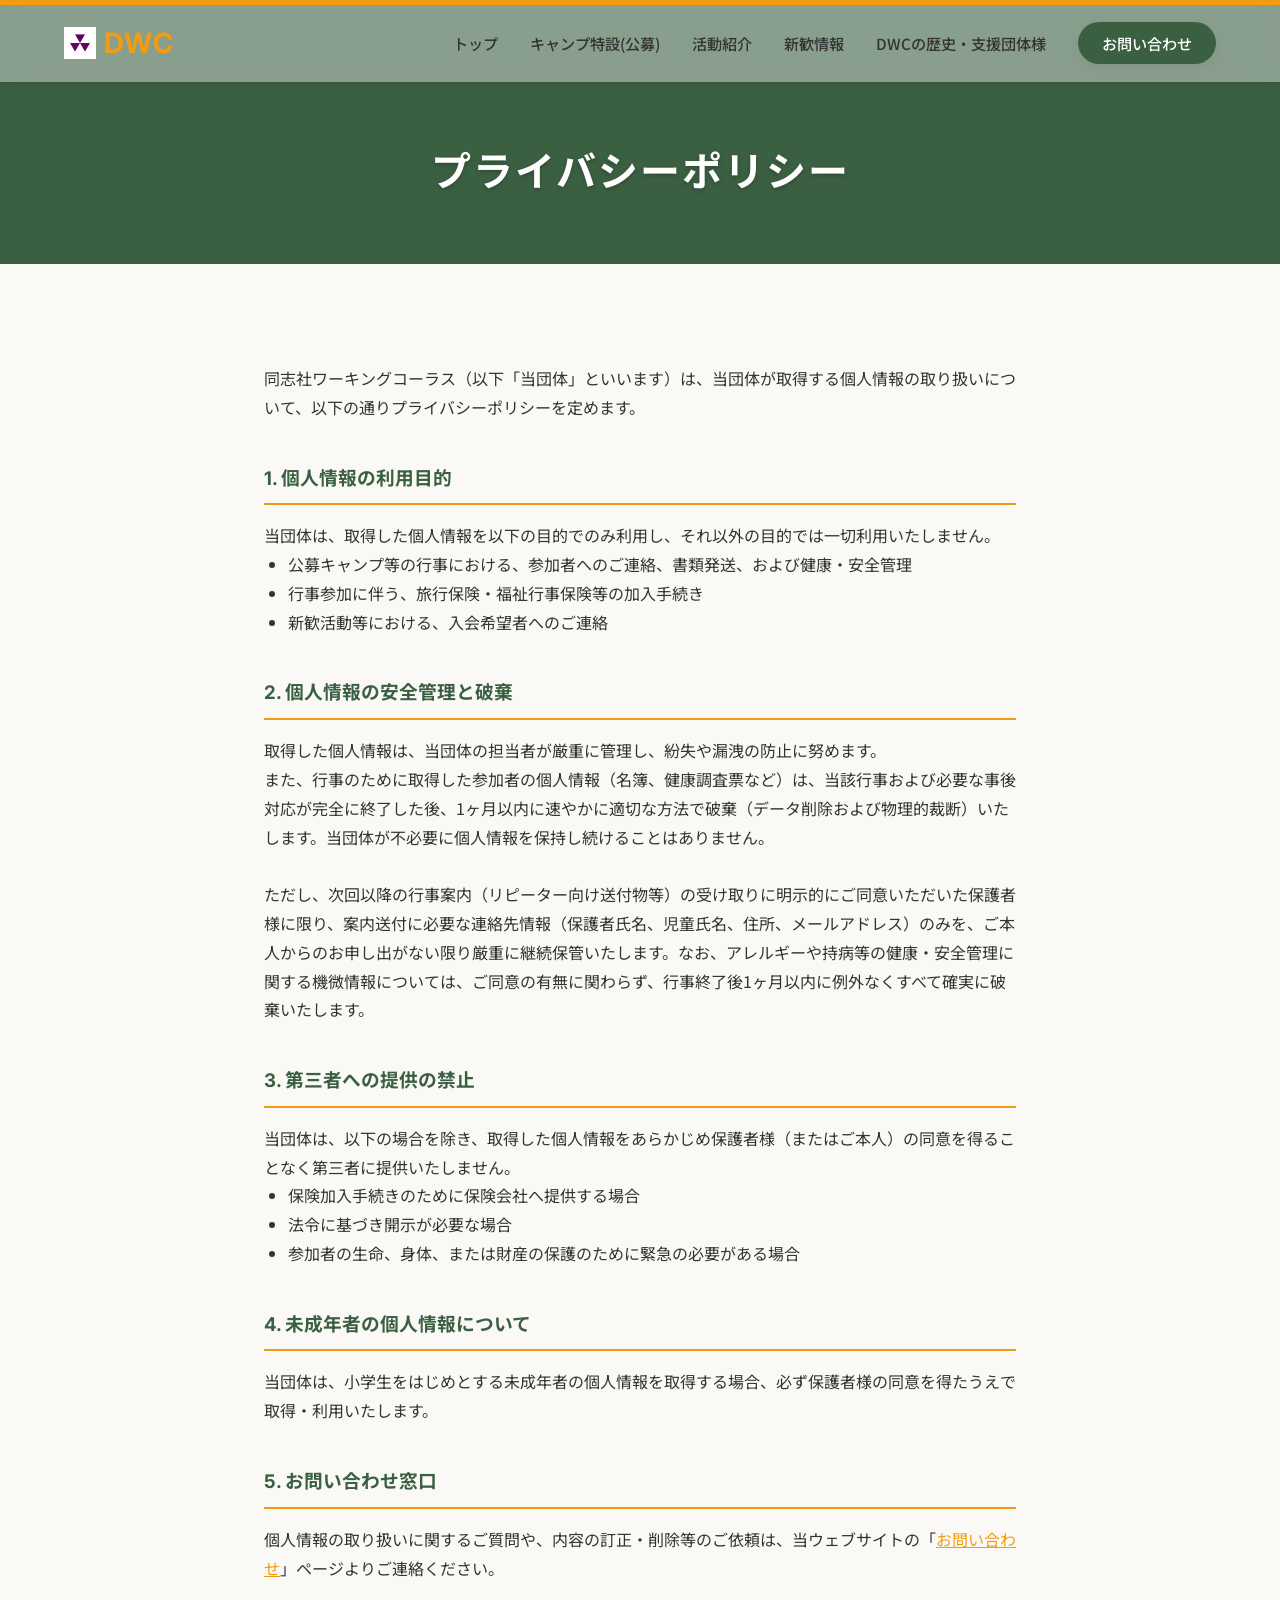
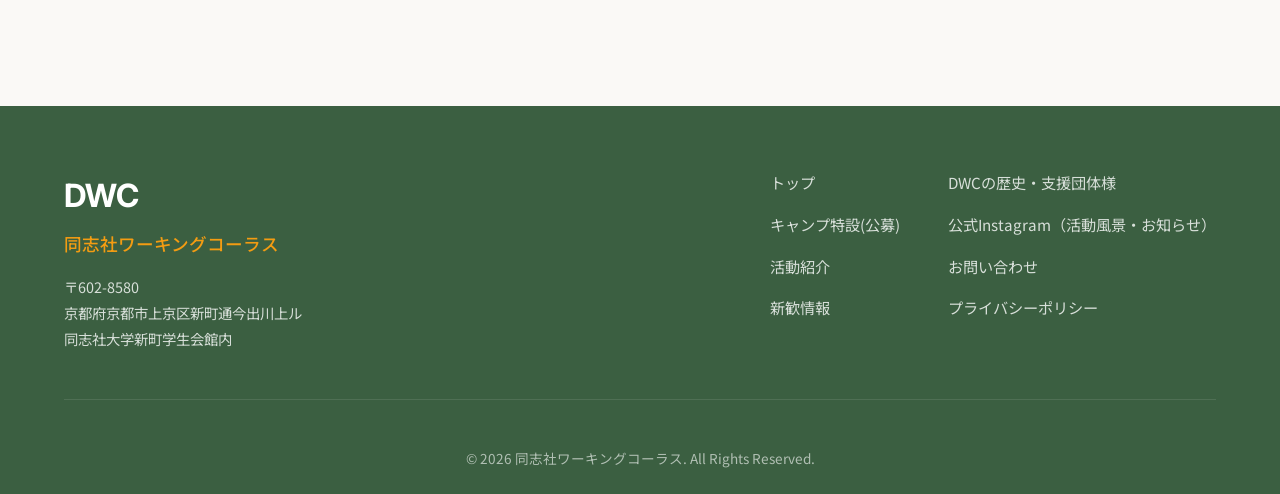
<file: privacy.html>
<!DOCTYPE html>
<html lang="ja">
<head>
    <meta charset="UTF-8">
    <meta name="viewport" content="width=device-width, initial-scale=1.0">
    <title>プライバシーポリシー - 同志社ワーキングコーラス (DWC)</title>
    <meta name="description" content="同志社ワーキングコーラス（DWC）のプライバシーポリシー（個人情報保護方針）について掲載しています。">
    <!-- Google Fonts: Inter and Noto Sans JP -->
    <link rel="preconnect" href="https://fonts.googleapis.com">
    <link rel="preconnect" href="https://fonts.gstatic.com" crossorigin>
    <link href="https://fonts.googleapis.com/css2?family=Inter:wght@400;600;700&family=Noto+Sans+JP:wght@400;500;700&display=swap" rel="stylesheet">
    <link rel="stylesheet" href="style.css">
    <meta property="og:site_name" content="同志社ワーキングコーラス (DWC)">
    <script type="application/ld+json">
    {
      "@context": "https://schema.org",
      "@type": "WebSite",
      "name": "【公式】同志社ワーキングコーラス(DWC)",
      "url": "https://dwc-official.github.io/"
    }
    </script>
    <link rel="icon" href="assets/favicon.svg" type="image/svg+xml">
    <link rel="icon" type="image/png" sizes="96x96" href="assets/favicon-96x96.png">
    <link rel="apple-touch-icon" sizes="180x180" href="assets/apple-touch-icon.png">
</head>
<body>
    <div id="header-container"></div>

    <main>
        <!-- Page Header -->
        <section class="page-header">
            <div class="container">
                <h1 class="page-title fade-in-up">プライバシーポリシー</h1>
            </div>
        </section>

        <!-- Main Content -->
        <section class="privacy-section section-padding">
            <div class="container" style="max-width: 800px; margin: 0 auto; line-height: 1.8;">
                <p style="margin-bottom: 32px;">同志社ワーキングコーラス（以下「当団体」といいます）は、当団体が取得する個人情報の取り扱いについて、以下の通りプライバシーポリシーを定めます。</p>

                <h3 style="border-bottom: 2px solid var(--color-accent); padding-bottom: 8px; margin-top: 40px; margin-bottom: 16px; color: var(--color-primary);">1. 個人情報の利用目的</h3>
                <p>当団体は、取得した個人情報を以下の目的でのみ利用し、それ以外の目的では一切利用いたしません。</p>
                <ul style="list-style-type: disc; margin-left: 24px; margin-bottom: 24px;">
                    <li>公募キャンプ等の行事における、参加者へのご連絡、書類発送、および健康・安全管理</li>
                    <li>行事参加に伴う、旅行保険・福祉行事保険等の加入手続き</li>
                    <li>新歓活動等における、入会希望者へのご連絡</li>
                </ul>

                <h3 style="border-bottom: 2px solid var(--color-accent); padding-bottom: 8px; margin-top: 40px; margin-bottom: 16px; color: var(--color-primary);">2. 個人情報の安全管理と破棄</h3>
                <p style="margin-bottom: 24px;">取得した個人情報は、当団体の担当者が厳重に管理し、紛失や漏洩の防止に努めます。<br>また、行事のために取得した参加者の個人情報（名簿、健康調査票など）は、当該行事および必要な事後対応が完全に終了した後、1ヶ月以内に速やかに適切な方法で破棄（データ削除および物理的裁断）いたします。当団体が不必要に個人情報を保持し続けることはありません。<br><br>ただし、次回以降の行事案内（リピーター向け送付物等）の受け取りに明示的にご同意いただいた保護者様に限り、案内送付に必要な連絡先情報（保護者氏名、児童氏名、住所、メールアドレス）のみを、ご本人からのお申し出がない限り厳重に継続保管いたします。なお、アレルギーや持病等の健康・安全管理に関する機微情報については、ご同意の有無に関わらず、行事終了後1ヶ月以内に例外なくすべて確実に破棄いたします。</p>

                <h3 style="border-bottom: 2px solid var(--color-accent); padding-bottom: 8px; margin-top: 40px; margin-bottom: 16px; color: var(--color-primary);">3. 第三者への提供の禁止</h3>
                <p>当団体は、以下の場合を除き、取得した個人情報をあらかじめ保護者様（またはご本人）の同意を得ることなく第三者に提供いたしません。</p>
                <ul style="list-style-type: disc; margin-left: 24px; margin-bottom: 24px;">
                    <li>保険加入手続きのために保険会社へ提供する場合</li>
                    <li>法令に基づき開示が必要な場合</li>
                    <li>参加者の生命、身体、または財産の保護のために緊急の必要がある場合</li>
                </ul>

                <h3 style="border-bottom: 2px solid var(--color-accent); padding-bottom: 8px; margin-top: 40px; margin-bottom: 16px; color: var(--color-primary);">4. 未成年者の個人情報について</h3>
                <p style="margin-bottom: 24px;">当団体は、小学生をはじめとする未成年者の個人情報を取得する場合、必ず保護者様の同意を得たうえで取得・利用いたします。</p>

                <h3 style="border-bottom: 2px solid var(--color-accent); padding-bottom: 8px; margin-top: 40px; margin-bottom: 16px; color: var(--color-primary);">5. お問い合わせ窓口</h3>
                <p style="margin-bottom: 24px;">個人情報の取り扱いに関するご質問や、内容の訂正・削除等のご依頼は、当ウェブサイトの「<a href="contact.html" style="color: var(--color-accent); text-decoration: underline;">お問い合わせ</a>」ページよりご連絡ください。</p>
            </div>
        </section>
    </main>

    <div id="footer-container"></div>

    <script src="script.js"></script>
</body>
</html>
</file>
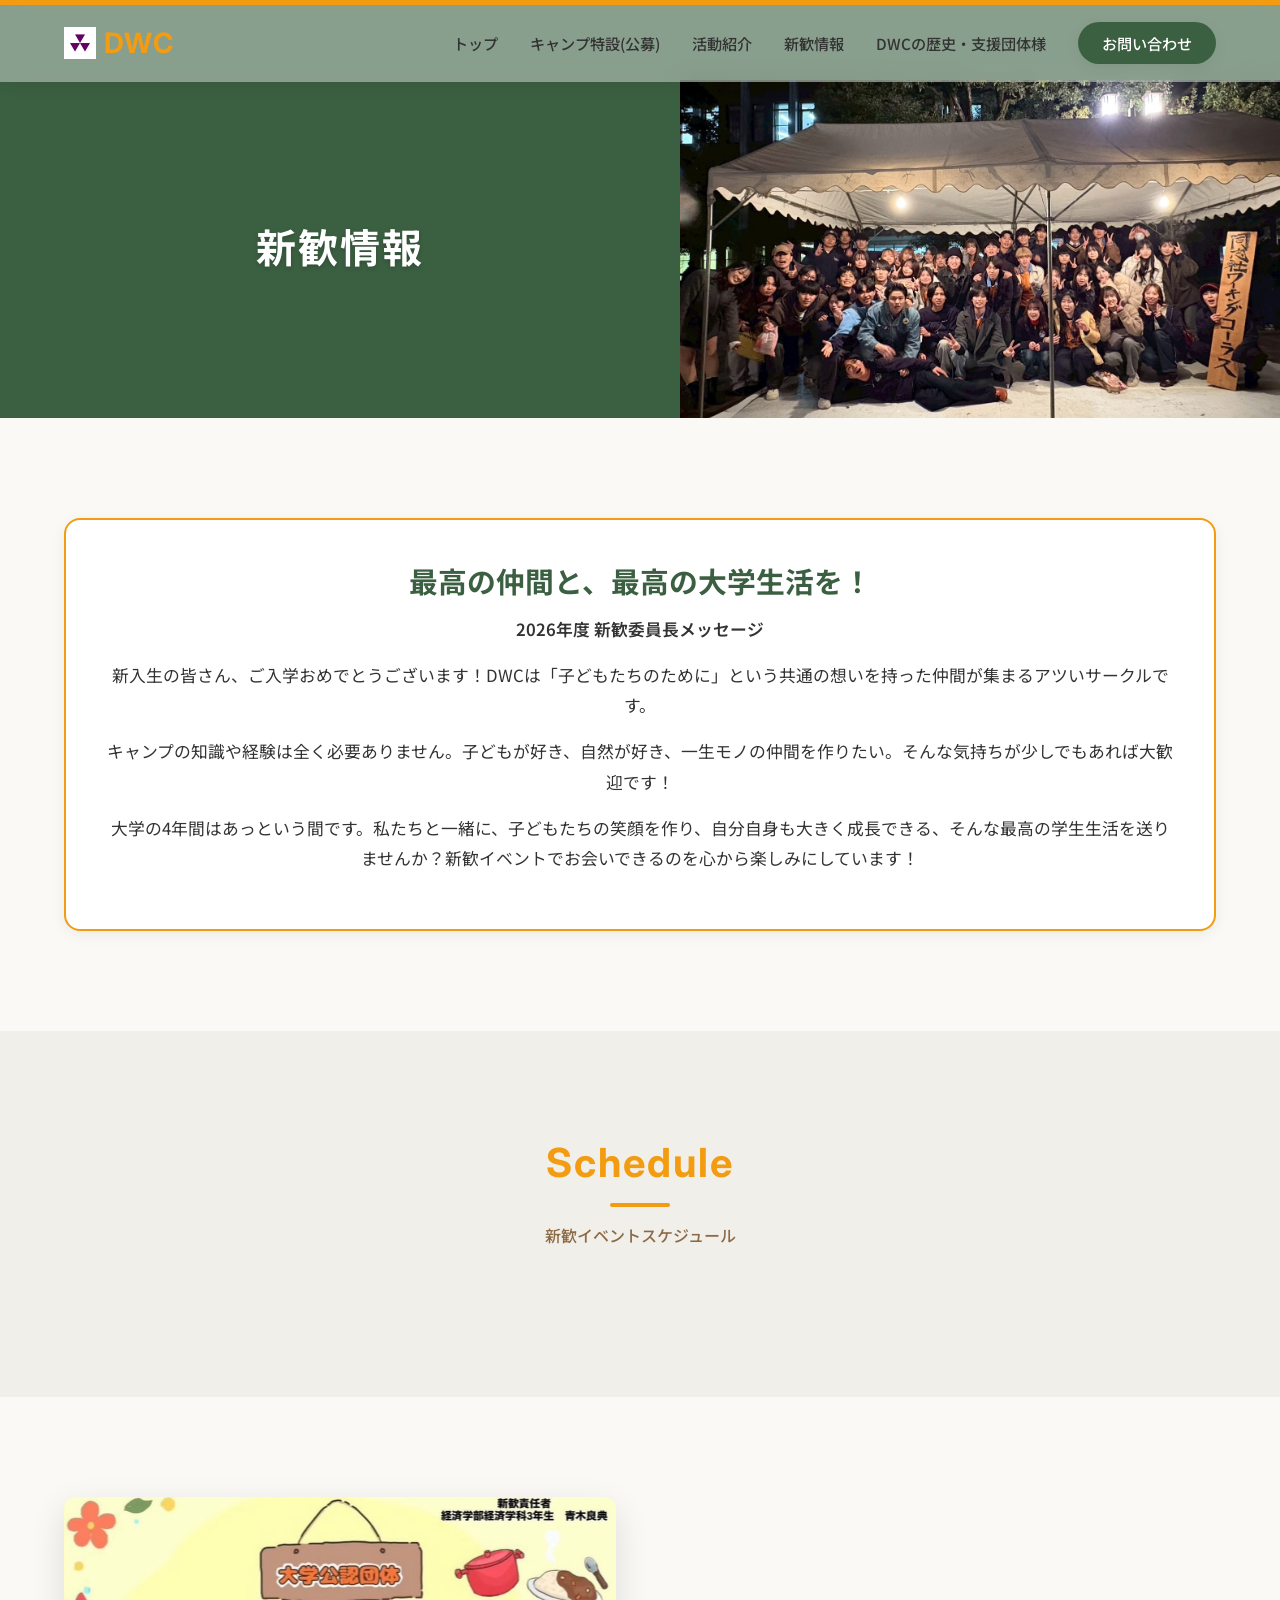
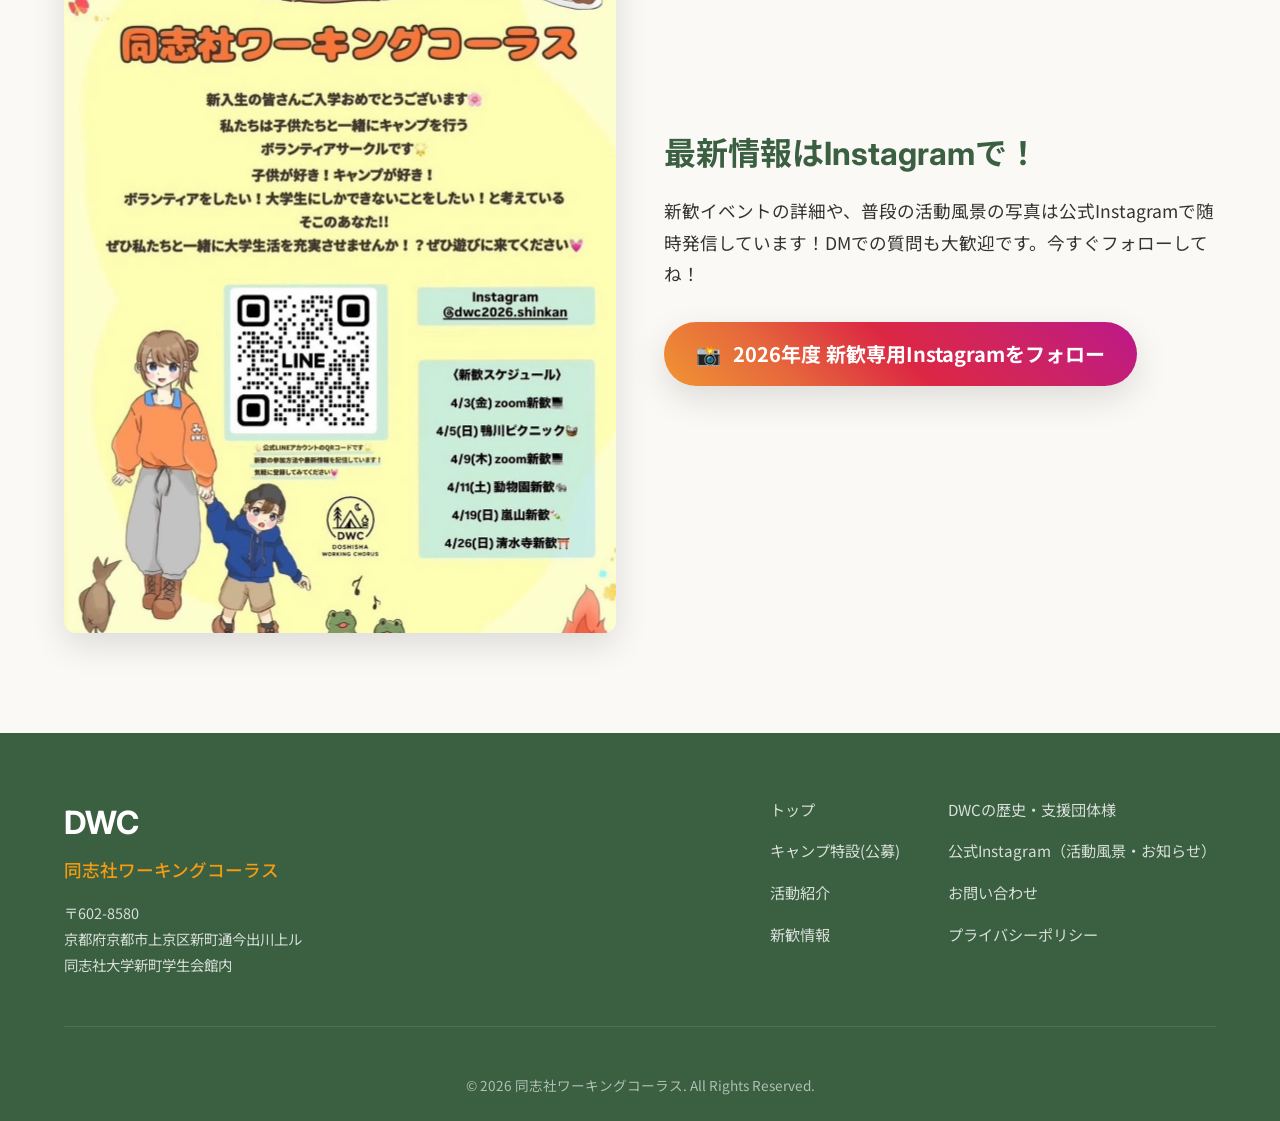
<file: recruit.html>
<!DOCTYPE html>
<html lang="ja">
<head>
    <meta charset="UTF-8">
    <meta name="viewport" content="width=device-width, initial-scale=1.0">
    <title>新歓情報 - 同志社ワーキングコーラス (DWC)</title>
    <meta name="description" content="同志社ワーキングコーラス（DWC）の新歓情報ページです。新入生の皆さん、私たちと一緒に子どもたちの笑顔を作りませんか？">
    <!-- Google Fonts: Inter and Noto Sans JP -->
    <link rel="preconnect" href="https://fonts.googleapis.com">
    <link rel="preconnect" href="https://fonts.gstatic.com" crossorigin>
    <link href="https://fonts.googleapis.com/css2?family=Inter:wght@400;600;700&family=Noto+Sans+JP:wght@400;500;700&display=swap" rel="stylesheet">
    <link rel="stylesheet" href="style.css">
    <meta property="og:site_name" content="同志社ワーキングコーラス (DWC)">
    <script type="application/ld+json">
    {
      "@context": "https://schema.org",
      "@type": "WebSite",
      "name": "【公式】同志社ワーキングコーラス(DWC)",
      "url": "https://dwc-official.github.io/"
    }
    </script>
    <link rel="icon" href="assets/favicon.svg" type="image/svg+xml">
    <link rel="icon" type="image/png" sizes="96x96" href="assets/favicon-96x96.png">
    <link rel="apple-touch-icon" sizes="180x180" href="assets/apple-touch-icon.png">
</head>
<body>
    <div id="header-container"></div>

    <main>
        <!-- Page Header -->
        <section class="page-header-split">
            <div class="header-text">
                <h1 class="page-title fade-in-up">新歓情報</h1>
            </div>
            <div class="header-image">
                <img src="assets/bg-recruit.png" alt="新歓情報">
            </div>
        </section>

        <!-- Message Section -->
        <section class="message-section section-padding">
            <div class="container">
                <div class="message-content">
                    <div class="message-text" style="text-align: center; width: 100%;">
                        <h2 class="message-title">最高の仲間と、最高の大学生活を！</h2>
                        <p class="message-subtitle">2026年度 新歓委員長メッセージ</p>
                        <p>新入生の皆さん、ご入学おめでとうございます！DWCは「子どもたちのために」という共通の想いを持った仲間が集まるアツいサークルです。</p>
                        <p>キャンプの知識や経験は全く必要ありません。子どもが好き、自然が好き、一生モノの仲間を作りたい。そんな気持ちが少しでもあれば大歓迎です！</p>
                        <p>大学の4年間はあっという間です。私たちと一緒に、子どもたちの笑顔を作り、自分自身も大きく成長できる、そんな最高の学生生活を送りませんか？新歓イベントでお会いできるのを心から楽しみにしています！</p>
                    </div>
                </div>
            </div>
        </section>

        <!-- Schedule Section -->
        <section class="schedule-section section-padding bg-light">
            <div class="container">
                <div class="section-header">
                    <h2 class="section-title text-accent">Schedule</h2>
                    <p class="section-subtitle">新歓イベントスケジュール</p>
                </div>
                <div class="schedule-container">
                    <ul id="recruit-schedule-list" class="schedule-list">
                        <!-- JavaScript will populate items here -->
                    </ul>
                </div>
            </div>
        </section>

        <!-- SNS & Poster Section -->
        <section class="sns-poster-section section-padding">
            <div class="container">
                <div class="sns-poster-content">
                    <img src="assets/recruit-poster.jpg" alt="新歓用ポスター" class="poster-image" style="object-fit: cover;">
                    <div class="sns-info" style="display: flex; flex-direction: column; align-items: flex-start;">
                        <h2 class="sns-title">最新情報はInstagramで！</h2>
                        <p class="sns-desc">新歓イベントの詳細や、普段の活動風景の写真は公式Instagramで随時発信しています！DMでの質問も大歓迎です。今すぐフォローしてね！</p>
                        <a href="https://www.instagram.com/dwc2026.shinkan?igsh=MW1uZnZya3F5NWtjdw==】" class="btn-large btn-instagram" style="margin-bottom: 16px;">
                            <span class="btn-icon">📸</span> 2026年度 新歓専用Instagramをフォロー
                        </a>
                        <!-- <a href="【ここにLINEのURLを入力】" class="btn-large btn-line">
                            <span class="btn-icon">💬</span> 新歓オープンチャット（LINE）に参加
                        </a> -->
                    </div>
                </div>
            </div>
        </section>

        <!-- FAQ Section -->
        <!-- <section class="faq-section section-padding">
            <div class="container">
                <div class="section-header">
                    <h2 class="section-title">よくある質問 (FAQ)</h2>
                    <p class="section-subtitle">新歓に関する疑問にお答えします</p>
                </div>
                <div class="accordion-container" style="max-width: 800px; margin: 0 auto;">
                    <div class="accordion-item">
                        <button class="accordion-header" aria-expanded="false">
                            <span class="accordion-title">Q1. プレースホルダーの質問1</span>
                            <span class="accordion-icon"></span>
                        </button>
                        <div class="accordion-content">
                            <p>A1. プレースホルダーの回答1です。後で自由に変更してください。</p>
                        </div>
                    </div>
                    <div class="accordion-item">
                        <button class="accordion-header" aria-expanded="false">
                            <span class="accordion-title">Q2. プレースホルダーの質問2</span>
                            <span class="accordion-icon"></span>
                        </button>
                        <div class="accordion-content">
                            <p>A2. プレースホルダーの回答2です。後で自由に変更してください。</p>
                        </div>
                    </div>
                    <div class="accordion-item">
                        <button class="accordion-header" aria-expanded="false">
                            <span class="accordion-title">Q3. プレースホルダーの質問3</span>
                            <span class="accordion-icon"></span>
                        </button>
                        <div class="accordion-content">
                            <p>A3. プレースホルダーの回答3です。後で自由に変更してください。</p>
                        </div>
                    </div>
                </div>
            </div>
        </section> -->
    </main>

    <div id="footer-container"></div>

    <script src="script.js"></script>
</body>
</html>
</file>
<file: style.css>
/* Variables */
:root {
    --color-primary: #3b5f41; /* Deep forest green */
    --color-primary-light: #4e7a56;
    --color-secondary: #8c6a46; /* Earthy brown */
    --color-accent: #f39c12; /* Energetic orange for uniform */
    --color-bg: #faf9f6; /* Off-white/Beige */
    --color-bg-light: #f1efe9; /* Slightly darker beige for contrast sections */
    --color-text: #333333;
    --color-text-light: #666666;
    --color-white: #ffffff;
    
    --font-main: 'Noto Sans JP', sans-serif;
    --font-heading: 'Inter', 'Noto Sans JP', sans-serif;
    
    --transition-fast: 0.2s ease-in-out;
    --transition-normal: 0.3s ease;
    
    --shadow-sm: 0 4px 15px rgba(0,0,0,0.06); /* 少し濃く */
    --shadow-md: 0 12px 35px rgba(0,0,0,0.12); /* ホバー時はさらにフワッと浮くように */
}

/* Reset & Base */
* {
    margin: 0;
    padding: 0;
    box-sizing: border-box;
}

html {
    scroll-behavior: smooth;
    scroll-padding-top: 160px; /* 固定ヘッダーと目次の高さ分だけジャンプの着地位置を下げる */
}

body {
    font-family: var(--font-main);
    color: var(--color-text);
    background-color: var(--color-bg);
    line-height: 1.6;
    overflow-x: hidden;
}

a {
    text-decoration: none;
    color: inherit;
}

ul {
    list-style: none;
}

.container {
    max-width: 1200px;
    margin: 0 auto;
    padding: 0 24px;
}

.section-padding {
    padding: 100px 0;
}

.bg-light {
    background-color: var(--color-bg-light);
}

/* Typography */
h1, h2, h3, h4, .logo {
    font-family: var(--font-heading);
    font-weight: 700;
}

.section-header {
    text-align: center;
    margin-bottom: 48px;
}

.section-title {
    font-size: 2.5rem;
    color: var(--color-primary);
    margin-bottom: 16px; /* 8pxから16pxへ広げる */
    letter-spacing: 0.05em;
    position: relative; /* ★追加 */
    display: inline-block; /* ★追加 */
    padding-bottom: 12px; /* ★追加 */
}

.section-title::after {
    content: '';
    position: absolute;
    bottom: 0;
    left: 50%;
    transform: translateX(-50%);
    width: 60px;
    height: 4px;
    background-color: var(--color-accent);
    border-radius: 2px;
}

.section-subtitle {
    font-size: 1rem;
    color: var(--color-secondary);
    font-weight: 500;
}

/* Header & Nav */
.header {
    position: fixed;
    top: 0;
    left: 0;
    width: 100%;
    background-color: rgba(255, 255, 255, 0.4);
    backdrop-filter: blur(10px);
    -webkit-backdrop-filter: blur(10px);
    z-index: 1000;
    box-shadow: var(--shadow-sm);
    transition: var(--transition-normal);
    border-top: 5px solid var(--color-accent); /* ★このオレンジの線を追加！ */
}

.header-container {
    display: flex;
    justify-content: space-between;
    align-items: center;
    max-width: 1200px;
    margin: 0 auto;
    padding: 16px 24px;
}

.logo a {
    font-size: 1.75rem;
    color: var(--color-accent);
    letter-spacing: 0.05em;
}

.nav-list {
    display: flex;
    align-items: center;
    gap: 32px;
}

.nav-link {
    font-size: 0.95rem;
    font-weight: 500;
    color: var(--color-text);
    transition: var(--transition-fast);
    position: relative;
}

.nav-link:hover, .nav-link.active {
    color: var(--color-primary);
}

.nav-link::after {
    content: '';
    position: absolute;
    bottom: -4px;
    left: 0;
    width: 0;
    height: 2px;
    background-color: var(--color-primary);
    transition: var(--transition-normal);
}

.nav-link:hover::after, .nav-link.active::after {
    width: 100%;
}

.nav-link.contact-btn {
    background-color: var(--color-primary);
    color: var(--color-white);
    padding: 10px 24px;
    border-radius: 50px;
    box-shadow: var(--shadow-sm);
}

.nav-link.contact-btn::after {
    display: none;
}

.nav-link.contact-btn:hover {
    background-color: var(--color-primary-light);
    transform: translateY(-2px);
    box-shadow: var(--shadow-md);
}

.menu-toggle {
    display: none;
    flex-direction: column;
    justify-content: space-between;
    width: 30px;
    height: 20px;
    background: transparent;
    border: none;
    cursor: pointer;
    z-index: 1001;
}

.menu-toggle span {
    width: 100%;
    height: 2px;
    background-color: var(--color-text);
    transition: var(--transition-fast);
}

/* Hero Section (Index) */
.hero {
    position: relative;
    height: 100vh;
    min-height: 600px;
    display: flex;
    align-items: center;
    justify-content: center;
    text-align: center;
    padding: 0 24px;
    margin-top: 0;
    background-image: linear-gradient(rgba(0,0,0,0.4), rgba(0,0,0,0.7)), url('assets/bg-index.png');
    background-size: cover;
    background-position: center;
    background-repeat: no-repeat;
    background-color: var(--color-primary); /* fallback */
}

/* Split Header Layout (Subpages) */
.page-header-split {
    display: flex;
    flex-direction: row;
    align-items: center;
    background-color: var(--color-primary);
    color: var(--color-white);
    padding-top: 80px; /* Account for fixed header */
    min-height: 350px;
}

.header-text {
    flex: 1;
    padding: 60px 40px;
    display: flex;
    flex-direction: column;
    justify-content: center;
    align-items: center;
    text-align: center;
}

.header-image {
    flex: 1;
    display: flex;
}

.header-image img {
    width: 100%;
    height: auto;
    aspect-ratio: 16 / 9;
    object-fit: cover;
}

@media (max-width: 767px) {
    .page-header-split {
        flex-direction: column;
    }
    
    .header-text {
        width: 100%;
        padding: 40px 20px;
    }
    
    .header-image {
        width: 100%;
    }
}

.hero-content {
    position: relative;
    z-index: 1;
    color: var(--color-white);
    max-width: 800px;
}

.hero-title {
    font-family: 'Zen Maru Gothic', 'Noto Sans JP', sans-serif;
    font-weight: 700;
    font-size: 3.5rem;
    margin-bottom: 24px;
    text-shadow: 0 2px 4px rgba(0,0,0,0.5);
}

.hero-subtitle {
    font-size: 1.25rem;
    font-weight: 500;
    text-shadow: 0 2px 4px rgba(0,0,0,0.5);
    line-height: 1.8;
}

/* About Section */
.about-content {
    display: grid;
    grid-template-columns: 1fr 1fr;
    gap: 60px;
    align-items: center;
}

.about-text p {
    margin-bottom: 16px;
    font-size: 1.05rem;
    color: var(--color-text-light);
}

.about-stats {
    display: grid;
    grid-template-columns: 1fr 1fr;
    gap: 24px;
}

.stat-card {
    background-color: var(--color-white);
    padding: 32px 24px;
    border-radius: 12px;
    text-align: center;
    box-shadow: var(--shadow-sm);
    border-top: 4px solid var(--color-accent);
    transition: var(--transition-normal);
}

.stat-card:hover {
    transform: translateY(-5px);
    box-shadow: var(--shadow-md);
}

.stat-number {
    display: block;
    font-size: 1.75rem;
    font-weight: 700;
    color: var(--color-primary);
    margin-bottom: 8px;
    font-family: var(--font-heading);
}

.stat-label {
    font-size: 0.9rem;
    color: var(--color-text-light);
    font-weight: 500;
}

/* News Section */
.news-container {
    max-width: 800px;
    margin: 0 auto;
}

.news-list {
    display: flex;
    flex-direction: column;
    gap: 16px;
}

.news-item {
    background-color: var(--color-white);
    border-radius: 8px;
    padding: 24px;
    display: flex;
    align-items: center;
    gap: 24px;
    box-shadow: var(--shadow-sm);
    transition: var(--transition-normal);
}

.news-item:hover {
    transform: translateX(5px);
    box-shadow: var(--shadow-md);
    border-left: 4px solid var(--color-accent);
}

.news-date {
    font-family: var(--font-heading);
    font-weight: 600;
    color: var(--color-secondary);
    white-space: nowrap;
}

.news-title {
    font-size: 1rem;
    font-weight: 500;
    color: var(--color-text);
}

.news-title a {
    transition: var(--transition-fast);
}

.news-title a:hover {
    color: var(--color-primary);
}

/* Footer */
.footer {
    background-color: var(--color-primary);
    color: var(--color-white);
    padding: 64px 0 24px;
}

.footer-content {
    display: grid;
    grid-template-columns: 1fr 1fr;
    gap: 48px;
    margin-bottom: 48px;
    padding-bottom: 48px;
    border-bottom: 1px solid rgba(255,255,255,0.1);
}

.footer-logo {
    font-size: 2rem;
    margin-bottom: 8px;
}

.footer-org {
    font-size: 1.1rem;
    font-weight: 500;
    margin-bottom: 16px;
    color: var(--color-accent);
}

.footer-address {
    font-size: 0.9rem;
    opacity: 0.8;
    line-height: 1.8;
}

.footer-links {
    display: flex;
    gap: 48px;
    justify-content: flex-end;
}

.footer-links ul {
    display: flex;
    flex-direction: column;
    gap: 16px;
}

.footer-links a {
    font-size: 0.95rem;
    opacity: 0.8;
    transition: var(--transition-fast);
}

.footer-links a:hover {
    opacity: 1;
    color: var(--color-accent);
}

.footer-bottom {
    text-align: center;
    font-size: 0.85rem;
    opacity: 0.6;
}

/* Animations */
.fade-in-up {
    animation: fadeInUp 1s ease forwards;
    opacity: 0;
    transform: translateY(20px);
}

.delay-1 {
    animation-delay: 0.3s;
}

@keyframes fadeInUp {
    to {
        opacity: 1;
        transform: translateY(0);
    }
}

/* Responsive */
@media (max-width: 900px) {
    .about-content {
        grid-template-columns: 1fr;
        gap: 40px;
    }
    
    .footer-content {
        grid-template-columns: 1fr;
        gap: 32px;
    }
    
    .footer-links {
        justify-content: flex-start;
    }
}

@media (max-width: 768px) {
    .menu-toggle {
        display: flex;
    }
    
    .nav {
        position: fixed;
        top: 0;
        right: -100%;
        width: 80%;
        max-width: 300px;
        height: 100vh;
        background-color: var(--color-white);
        padding: 80px 24px 40px;
        box-shadow: -5px 0 15px rgba(0,0,0,0.1);
        transition: var(--transition-normal);
        overflow-y: auto;
    }
    
    .nav.open {
        right: 0;
    }
    
    .nav-list {
        flex-direction: column;
        align-items: flex-start;
        gap: 24px;
    }
    
    .nav-link.contact-btn {
        margin-top: 16px;
    }
    
    .menu-toggle.open span:nth-child(1) {
        transform: translateY(9px) rotate(45deg);
    }
    
    .menu-toggle.open span:nth-child(2) {
        opacity: 0;
    }
    
    .menu-toggle.open span:nth-child(3) {
        transform: translateY(-9px) rotate(-45deg);
    }

    .hero-title {
        font-size: 2.5rem;
    }
    
    .hero-subtitle {
        font-size: 1.05rem;
    }

    .news-item {
        flex-direction: column;
        align-items: flex-start;
        gap: 8px;
    }
}

/* Page Header (Subpages) */
.page-header {
    background-color: var(--color-primary);
    color: var(--color-white);
    padding: 140px 0 60px; /* Account for fixed header */
    text-align: center;
}

.page-title {
    font-size: 2.5rem;
    letter-spacing: 0.05em;
    text-shadow: 0 2px 4px rgba(0,0,0,0.2);
}

/* History Page specific */
.history-text {
    max-width: 800px;
    margin: 0 auto;
    background-color: var(--color-white);
    padding: 40px;
    border-radius: 12px;
    box-shadow: var(--shadow-sm);
    border-top: 4px solid var(--color-accent);
}

.history-text p {
    font-size: 1.05rem;
    color: var(--color-text);
    margin-bottom: 24px;
    line-height: 1.8;
}

.history-text p:last-child {
    margin-bottom: 0;
}

.supporters-grid {
    display: grid;
    grid-template-columns: repeat(auto-fit, minmax(300px, 1fr));
    gap: 32px;
}

.supporter-card {
    background-color: var(--color-white);
    padding: 32px;
    border-radius: 12px;
    box-shadow: var(--shadow-sm);
    transition: var(--transition-normal);
    border-left: 4px solid var(--color-accent);
}

.supporter-card:hover {
    transform: translateY(-5px);
    box-shadow: var(--shadow-md);
}

.supporter-name {
    font-size: 1.25rem;
    color: var(--color-primary);
    margin-bottom: 16px;
    line-height: 1.4;
}

.supporter-desc {
    font-size: 0.95rem;
    color: var(--color-text-light);
    line-height: 1.6;
}

/* About Page specific */
.text-center {
    text-align: center;
}
.daily-desc {
    font-size: 1.15rem;
    color: var(--color-text);
    max-width: 600px;
    margin: 0 auto;
    line-height: 1.8;
}

/* Accordion */
.accordion-container {
    max-width: 800px;
    margin: 0 auto;
    display: flex;
    flex-direction: column;
    gap: 16px;
}
.accordion-item {
    background-color: var(--color-white);
    border-radius: 8px;
    box-shadow: var(--shadow-sm);
    overflow: hidden;
}
.accordion-header {
    width: 100%;
    text-align: left;
    background: none;
    border: none;
    padding: 24px;
    display: flex;
    justify-content: space-between;
    align-items: center;
    cursor: pointer;
    transition: var(--transition-fast);
}
.accordion-header:hover {
    background-color: rgba(59, 95, 65, 0.05);
}
.accordion-title {
    font-size: 1.1rem;
    font-weight: 600;
    color: var(--color-primary);
    font-family: var(--font-heading);
}
.accordion-icon {
    position: relative;
    width: 20px;
    height: 20px;
}
.accordion-icon::before,
.accordion-icon::after {
    content: '';
    position: absolute;
    background-color: var(--color-secondary);
    transition: var(--transition-normal);
}
.accordion-icon::before {
    top: 9px;
    left: 0;
    width: 20px;
    height: 2px;
}
.accordion-icon::after {
    top: 0;
    left: 9px;
    width: 2px;
    height: 20px;
}
.accordion-header.active .accordion-icon::after {
    transform: rotate(90deg);
    opacity: 0;
}
.accordion-content {
    max-height: 0;
    overflow: hidden;
    transition: max-height 0.3s ease-out;
}
.accordion-body {
    padding: 0 24px 24px;
    color: var(--color-text-light);
}
.activity-meta {
    margin-bottom: 16px;
    font-size: 0.95rem;
    color: var(--color-text);
}
.activity-quote {
    border-left: 4px solid var(--color-accent);
    padding-left: 16px;
    font-style: italic;
    background-color: var(--color-bg);
    padding: 16px;
    border-radius: 0 8px 8px 0;
}
.activity-quote p {
    margin-bottom: 8px;
    line-height: 1.6;
}
.activity-quote cite {
    display: block;
    font-size: 0.9rem;
    color: var(--color-secondary);
    text-align: right;
    font-weight: 500;
    font-style: normal;
}

/* Gallery Grid */
.gallery-grid {
    display: grid;
    grid-template-columns: repeat(auto-fit, minmax(300px, 1fr));
    gap: 24px;
}
.gallery-item {
    border-radius: 12px;
    overflow: hidden;
    box-shadow: var(--shadow-sm);
    aspect-ratio: 4 / 3;
    transition: var(--transition-normal);
}
.gallery-item:hover {
    transform: scale(1.02);
    box-shadow: var(--shadow-md);
}
.gallery-image.placeholder-img {
    width: 100%;
    height: 100%;
    background-color: var(--color-bg-light);
    display: flex;
    align-items: center;
    justify-content: center;
    color: var(--color-secondary);
    font-weight: 600;
    font-size: 1.2rem;
    border: 2px dashed rgba(140, 106, 70, 0.3);
}

/* Camp Page specific */
.camp-catchphrase {
    font-size: 2.2rem;
    color: var(--color-primary);
    margin-bottom: 16px;
    letter-spacing: 0.05em;
    font-family: var(--font-heading);
}

/* Overview Table */
.overview-content {
    max-width: 800px;
    margin: 0 auto;
    background-color: var(--color-white);
    border-radius: 12px;
    box-shadow: var(--shadow-sm);
    overflow: hidden;
}
.overview-table {
    width: 100%;
    border-collapse: collapse;
}
.overview-table th, .overview-table td {
    padding: 24px;
    border-bottom: 1px solid var(--color-bg-light);
    text-align: left;
}
.overview-table tr:last-child th, .overview-table tr:last-child td {
    border-bottom: none;
}
.overview-table th {
    background-color: rgba(59, 95, 65, 0.05);
    color: var(--color-primary);
    width: 30%;
    font-weight: 600;
    vertical-align: top;
}
.overview-table td {
    color: var(--color-text);
    line-height: 1.8;
}

/* Features Grid (Safety) */
.features-grid {
    display: grid;
    grid-template-columns: repeat(auto-fit, minmax(300px, 1fr));
    gap: 32px;
}
.feature-card {
    background-color: var(--color-white);
    padding: 40px 32px;
    border-radius: 12px;
    box-shadow: var(--shadow-sm);
    text-align: center;
    border-top: 4px solid var(--color-primary-light);
    transition: var(--transition-normal);
}
.feature-card:hover {
    transform: translateY(-5px);
    box-shadow: var(--shadow-md);
}
.feature-icon {
    font-size: 3rem;
    margin-bottom: 24px;
}
.feature-title {
    font-size: 1.25rem;
    color: var(--color-primary);
    margin-bottom: 16px;
    font-weight: 700;
}
.feature-desc {
    font-size: 0.95rem;
    color: var(--color-text-light);
    line-height: 1.6;
    text-align: left;
}
.safety-list {
    margin-top: 24px;
    padding-top: 24px;
    border-top: 1px solid var(--color-bg-light);
    text-align: left;
    list-style: none;
}
.safety-list li {
    font-size: 0.9rem;
    color: var(--color-text);
    margin-bottom: 16px;
    line-height: 1.5;
    position: relative;
    padding-left: 16px;
}
.safety-list li::before {
    content: '・';
    position: absolute;
    left: 0;
    color: var(--color-primary);
    font-weight: bold;
}
.safety-list li:last-child {
    margin-bottom: 0;
}

/* CTA Section */
.bg-primary {
    background-color: var(--color-primary);
    color: var(--color-white);
}
.cta-title {
    font-size: 2.5rem;
    margin-bottom: 16px;
    color: var(--color-primary);
}
.cta-desc {
    font-size: 1.1rem;
    margin-bottom: 40px;
    color: var(--color-text);
}
.cta-button-wrapper {
    margin-bottom: 16px;
}
.btn-large {
    display: inline-block;
    padding: 20px 48px;
    font-size: 1.25rem;
    font-weight: 700;
    border-radius: 50px;
    transition: var(--transition-normal);
    box-shadow: var(--shadow-md);
}
.btn-accent {
    background-color: var(--color-accent);
    color: var(--color-white);
}
.btn-accent:hover {
    background-color: #d67118;
    transform: scale(1.05) translateY(-2px);
    box-shadow: 0 8px 24px rgba(230, 126, 34, 0.4);
    color: var(--color-white);
}
.btn-large.btn-accent.disabled {
    background-color: #95a5a6;
    color: #ffffff;
    pointer-events: none;
    box-shadow: none;
    transform: none;
}
.cta-note {
    font-size: 0.85rem;
    opacity: 0.8;
}

@media (max-width: 768px) {
    .overview-table th, .overview-table td {
        display: block;
        width: 100%;
    }
    .overview-table th {
        border-bottom: none;
        padding-bottom: 8px;
    }
    .overview-table td {
        padding-top: 0;
    }
}

/* Recruit Page specific */
.text-accent {
    color: var(--color-accent); /* Make title brighter */
}

/* Message Section */
.message-content {
    display: flex;
    align-items: center;
    gap: 48px;
    background-color: var(--color-white);
    padding: 40px;
    border-radius: 16px;
    box-shadow: var(--shadow-sm);
    border: 2px solid var(--color-accent); /* Brighter vibe */
}
.message-image {
    flex-shrink: 0;
    width: 200px;
    height: 200px;
    border-radius: 50%;
    overflow: hidden;
}
.message-image.placeholder-img {
    background-color: var(--color-bg-light);
    display: flex;
    align-items: center;
    justify-content: center;
    color: var(--color-secondary);
    font-weight: 600;
    text-align: center;
    border: 2px dashed rgba(140, 106, 70, 0.3);
}
.message-title {
    font-size: 1.8rem;
    color: var(--color-primary);
    margin-bottom: 8px;
    font-family: var(--font-heading);
}
.message-subtitle {
    font-size: 1rem;
    color: var(--color-accent);
    font-weight: 600;
    margin-bottom: 16px;
}
.message-text p {
    font-size: 1.05rem;
    color: var(--color-text);
    margin-bottom: 16px;
    line-height: 1.8;
}

/* Schedule Section */
.schedule-container {
    max-width: 800px;
    margin: 0 auto;
}
.schedule-list {
    display: flex;
    flex-direction: column;
    gap: 16px;
}
.schedule-item {
    background-color: var(--color-white);
    border-radius: 12px;
    padding: 24px;
    display: flex;
    align-items: center;
    gap: 24px;
    box-shadow: var(--shadow-sm);
    transition: var(--transition-fast);
    border-left: 6px solid var(--color-accent); /* Vibrant left border */
}
.schedule-item:hover {
    transform: translateY(-3px) scale(1.01);
    box-shadow: var(--shadow-md);
}
.schedule-date {
    font-family: var(--font-heading);
    font-weight: 700;
    color: var(--color-accent);
    font-size: 1.2rem;
    white-space: nowrap;
    min-width: 100px;
}
.schedule-title {
    font-size: 1.1rem;
    font-weight: 600;
    color: var(--color-text);
}

/* SNS & Poster Section */
.sns-poster-content {
    display: grid;
    grid-template-columns: 1fr 1fr;
    gap: 48px;
    align-items: center;
}
.poster-image {
    width: 100%;
    aspect-ratio: 3 / 4;
    border-radius: 12px;
    box-shadow: var(--shadow-md);
}
.poster-image.placeholder-img {
    background-color: var(--color-bg-light);
    display: flex;
    align-items: center;
    justify-content: center;
    color: var(--color-secondary);
    font-weight: 600;
    text-align: center;
    border: 2px dashed rgba(140, 106, 70, 0.3);
}
.sns-title {
    font-size: 2rem;
    color: var(--color-primary);
    margin-bottom: 16px;
    font-family: var(--font-heading);
}
.sns-desc {
    font-size: 1.1rem;
    line-height: 1.8;
    margin-bottom: 32px;
    color: var(--color-text);
}
.btn-instagram {
    background: linear-gradient(45deg, #f09433 0%, #e6683c 25%, #dc2743 50%, #cc2366 75%, #bc1888 100%);
    color: var(--color-white);
    display: inline-flex;
    align-items: center;
    gap: 12px;
    padding: 16px 32px;
}
.btn-instagram:hover {
    transform: translateY(-3px);
    box-shadow: 0 8px 24px rgba(220, 39, 67, 0.4);
    color: var(--color-white);
}

@media (max-width: 768px) {
    .message-content {
        flex-direction: column;
        text-align: center;
        gap: 24px;
    }
    .sns-poster-content {
        grid-template-columns: 1fr;
    }
    .schedule-item {
        flex-direction: column;
        align-items: flex-start;
        gap: 8px;
    }
}

/* Contact Page specific */
.alert-banner {
    background-color: #fff8e1; /* Light yellow background */
    border: 2px solid #ffc107; /* Amber border */
    border-radius: 12px;
    padding: 24px;
    display: flex;
    gap: 24px;
    align-items: flex-start;
    margin-bottom: 64px;
    box-shadow: var(--shadow-sm);
}
.alert-icon {
    font-size: 2rem;
    line-height: 1;
}
.alert-content {
    flex: 1;
}
.alert-title {
    font-size: 1.2rem;
    color: #b08d00;
    margin-bottom: 8px;
    font-weight: 700;
}
.alert-text {
    font-size: 0.95rem;
    color: var(--color-text);
    margin-bottom: 16px;
    line-height: 1.6;
}
.btn-small {
    display: inline-block;
    padding: 10px 24px;
    font-size: 0.95rem;
    font-weight: 600;
    border-radius: 50px;
    transition: var(--transition-fast);
}
.btn-outline-alert {
    border: 2px solid #ffc107;
    color: #b08d00;
    background-color: transparent;
}
.btn-outline-alert:hover {
    background-color: #ffc107;
    color: var(--color-white);
}

/* Info Box */
.info-box {
    background-color: #f9f9f9;
    border-left: 4px solid var(--color-accent);
    padding: 24px;
    border-radius: 8px;
    box-shadow: var(--shadow-sm);
}
.info-box h3 {
    color: var(--color-primary);
    font-size: 1.25rem;
    margin-bottom: 12px;
}
.info-box p {
    margin-bottom: 12px;
    color: var(--color-text);
}
.info-box ul {
    list-style-type: none;
    margin-bottom: 16px;
    padding-left: 8px;
}
.info-box ul li {
    margin-bottom: 8px;
    color: var(--color-text);
}
.info-box .text-small {
    font-size: 0.85rem;
    color: var(--color-text-light);
    margin-bottom: 0;
}

.form-container {
    max-width: 800px;
    margin: 0 auto;
}
.form-note {
    text-align: center;
    color: var(--color-text-light);
    font-size: 0.95rem;
    margin-bottom: 24px;
}
.google-form-wrapper {
    position: relative;
    width: 100%;
    /* Typical aspect ratio for Google Forms */
    padding-bottom: 120%; 
    height: 0;
    overflow: hidden;
    border-radius: 12px;
    box-shadow: var(--shadow-sm);
}
.placeholder-form {
    background-color: var(--color-bg-light);
    border: 2px dashed rgba(140, 106, 70, 0.3);
}
.placeholder-form-content {
    position: absolute;
    top: 0;
    left: 0;
    width: 100%;
    height: 100%;
    display: flex;
    align-items: center;
    justify-content: center;
    color: var(--color-secondary);
    font-weight: 600;
    font-size: 1.2rem;
    text-align: center;
}

@media (max-width: 768px) {
    .alert-banner {
        flex-direction: column;
        align-items: center;
        text-align: center;
        gap: 16px;
    }
    .google-form-wrapper {
        padding-bottom: 150%; /* Taller on mobile */
    }
}

.header-logo-img {
    height: 32px;
    width: auto;
}
.btn-outline {
    display: inline-block;
    padding: 10px 24px;
    font-size: 0.95rem;
    font-weight: 600;
    border-radius: 50px;
    transition: var(--transition-fast);
    border: 2px solid var(--color-primary);
    color: var(--color-primary);
    background-color: transparent;
}
.btn-outline:hover {
    background-color: var(--color-primary);
    color: var(--color-white);
}

/* Camp page specific enhancements */
.intro-message-box {
    max-width: 800px;
    margin: 0 auto;
    background-color: var(--color-white);
    padding: 40px;
    border-radius: 12px;
    box-shadow: var(--shadow-sm);
    border-left: 4px solid var(--color-accent);
}
.intro-message-box p {
    font-size: 1.05rem;
    color: var(--color-text);
    margin-bottom: 16px;
    line-height: 1.8;
    text-align: left;
}
.intro-message-box p:last-child {
    margin-bottom: 0;
}

.health-info-box {
    max-width: 800px;
    margin: 0 auto 48px;
    background-color: var(--color-white);
    border: 2px solid var(--color-accent);
    border-radius: 12px;
    padding: 32px;
    text-align: left;
    box-shadow: var(--shadow-sm);
}
.health-info-title {
    color: var(--color-accent);
    font-size: 1.25rem;
    margin-bottom: 16px;
    font-weight: 700;
}
.health-info-text {
    font-size: 1rem;
    color: var(--color-text);
    line-height: 1.7;
    margin-bottom: 24px;
}
.badge-important {
    display: inline-block;
    background-color: #e74c3c;
    color: #ffffff;
    font-size: 0.75rem;
    font-weight: bold;
    padding: 2px 8px;
    border-radius: 12px;
    margin-right: 8px;
    vertical-align: middle;
}
.health-info-contact {
    background-color: var(--color-bg-light);
    padding: 16px;
    border-radius: 8px;
    font-size: 0.95rem;
    color: var(--color-text-light);
    line-height: 1.6;
}

/* ==========================================================================
   Camp Page LP Enhancements (Phase 3)
   ========================================================================== */

/* 1. Quick Links (目次チップ) */
.quick-links-wrapper {
    transition: var(--transition-normal);
}
.btn-quick {
    display: inline-block;
    padding: 8px 20px;
    font-size: 0.9rem;
    font-weight: 600;
    color: var(--color-primary);
    background-color: var(--color-bg);
    border: 1px solid rgba(59, 95, 65, 0.2);
    border-radius: 50px;
    transition: var(--transition-fast);
}
.btn-quick:hover {
    background-color: var(--color-primary);
    color: var(--color-white);
    transform: translateY(-2px);
    box-shadow: var(--shadow-sm);
}

/* 2. Strengths Card Grid */
.strengths-grid {
    margin-top: 40px;
}
.strength-card {
    background-color: var(--color-white);
    padding: 40px 32px;
    border-radius: 12px;
    box-shadow: var(--shadow-sm);
    position: relative;
    overflow: hidden;
    border-top: 4px solid var(--color-accent);
    transition: var(--transition-normal);
}
.strength-card:hover {
    transform: translateY(-5px);
    box-shadow: var(--shadow-md);
}
.strength-number {
    font-size: 3.5rem;
    font-weight: 700;
    color: rgba(243, 156, 18, 0.1);
    position: absolute;
    top: -10px;
    right: 20px;
    font-family: var(--font-heading);
}
.strength-card h3 {
    font-size: 1.25rem;
    color: var(--color-primary);
    margin-bottom: 16px;
    position: relative;
    z-index: 1;
}
.strength-card p {
    font-size: 0.95rem;
    color: var(--color-text-light);
    line-height: 1.7;
    text-align: left;
}

/* 3. Timeline Schedule */
.timeline-wrapper {
    max-width: 800px;
    margin: 40px auto 0;
    position: relative;
}
.day-title {
    font-size: 1.5rem;
    color: var(--color-primary);
    background-color: var(--color-bg-light);
    padding: 10px 20px;
    border-radius: 6px;
    margin-bottom: 24px;
    display: inline-block;
}
.timeline-container {
    position: relative;
    padding-left: 32px;
    border-left: 3px solid var(--color-primary-light);
    margin-left: 20px;
}
.timeline-item {
    position: relative;
    margin-bottom: 32px;
    display: flex;
    align-items: flex-start;
    gap: 16px;
}
.timeline-item::before {
    content: '';
    position: absolute;
    left: -39px;
    top: 6px;
    width: 12px;
    height: 12px;
    border-radius: 50%;
    background-color: var(--color-white);
    border: 3px solid var(--color-primary);
    z-index: 2;
}
.timeline-item.highlight::before {
    width: 16px;
    height: 16px;
    left: -41px;
    top: 8px;
    background-color: var(--color-accent);
    border: 3px solid var(--color-white);
    box-shadow: 0 0 0 3px var(--color-primary);
}
.timeline-item .time {
    font-family: var(--font-heading);
    font-weight: 700;
    color: var(--color-secondary);
    min-width: 60px;
    padding-top: 2px;
}
.timeline-item .content {
    font-size: 1.05rem;
    color: var(--color-text);
}
.timeline-item .card-content {
    background: var(--color-white);
    padding: 24px;
    border-radius: 12px;
    box-shadow: var(--shadow-sm);
    width: 100%;
    border-left: 4px solid var(--color-accent);
}
.timeline-item .card-content h4 {
    font-size: 1.2rem;
    color: var(--color-primary);
    margin-bottom: 12px;
}
.timeline-img {
    width: 100%;
    max-height: 240px;
    object-fit: cover;
    border-radius: 8px;
    margin-bottom: 12px;
    box-shadow: var(--shadow-sm);
}
.timeline-item .card-content p {
    font-size: 0.95rem;
    color: var(--color-text-light);
    line-height: 1.6;
}

/* 4. Floating CTA (スマホ用固定ボタン) */
.floating-cta {
    position: fixed;
    bottom: 24px;
    left: 50%;
    transform: translateX(-50%);
    width: calc(100% - 48px);
    max-width: 400px;
    z-index: 999;
    display: none; /* デフォルトは非表示（PC環境） */
}
.btn-floating {
    display: block;
    background-color: var(--color-accent);
    color: var(--color-white) !important;
    text-align: center;
    padding: 16px;
    font-size: 1.1rem;
    font-weight: 700;
    border-radius: 50px;
    box-shadow: 0 8px 24px rgba(243, 156, 18, 0.4);
    transition: var(--transition-normal);
}
.btn-floating:hover {
    background-color: #d67118;
    transform: scale(1.02);
}

/* 5. Responsive Optimization for New Elements */
@media (max-width: 768px) {
    .camp-hero h1 {
        font-size: 2.2rem !important;
    }
    .camp-hero h1 span {
        font-size: 1.3rem !important;
    }
    .quick-links-wrapper {
        top: 60px; /* Adjust for mobile header height */
        padding: 12px 0;
    }
    .btn-quick {
        padding: 6px 14px;
        font-size: 0.8rem;
    }
    .timeline-container {
        margin-left: 10px;
    }
    .timeline-item {
        flex-direction: column;
        gap: 4px;
    }
    .timeline-item .time {
        font-size: 0.9rem;
    }
    /* スマホ環境のみ追従ボタンを表示 */
    .floating-cta {
        display: block;
    }
    /* 追従ボタンと被らないように最下部に余白を追加 */
    body {
        padding-bottom: 80px;
    }
}

/* ==========================================================================
   Scroll Animation Classes (Phase 2)
   ========================================================================== */

/* 初期状態（透明で少し下に下がっている状態） */
.fade-in-scroll {
    opacity: 0;
    transform: translateY(30px);
    transition: opacity 0.8s ease-out, transform 0.8s ease-out;
}

/* 画面内に入った時の状態（不透明になり元の位置に戻る） */
.fade-in-scroll.is-visible {
    opacity: 1;
    transform: translateY(0);
}

/* 強みカード（グリッド）表示時の時間差演出（ディレイ） */
.strengths-grid .strength-card:nth-child(1) { transition-delay: 0s; }
.strengths-grid .strength-card:nth-child(2) { transition-delay: 0.15s; }
.strengths-grid .strength-card:nth-child(3) { transition-delay: 0.3s; }
.strengths-grid .strength-card:nth-child(4) { transition-delay: 0.45s; }

/* スマホ表示時はディレイを解除（縦1列になるため順番にフェードインさせる） */
@media (max-width: 768px) {
    .strengths-grid .strength-card {
        transition-delay: 0s !important;
    }
}

/* ==========================================================================
   DWC Camp Page Professional LP Styles
   ========================================================================== */

/* ページヘッダーの補正 */
.camp-tag {
    font-size: 1rem;
    font-weight: bold;
    color: var(--color-accent);
    margin-bottom: 8px;
    letter-spacing: 0.1em;
}
.page-header-split h1 span {
    font-size: 1.4rem;
    font-weight: normal;
    display: block;
    margin-top: 8px;
    color: rgba(255,255,255,0.9);
}

/* クイックリンク（目次チップ）の横スクロール・固定・アニメーション制御 */
.quick-links-wrapper {
    background-color: var(--color-white);
    padding: 16px 0;
    border-bottom: 1px solid var(--color-bg-light);
    position: sticky;
    top: 70px; /* ヘッダーの下に固定 */
    z-index: 100;
    box-shadow: 0 4px 15px rgba(0,0,0,0.05);
    transition: transform 0.3s ease-in-out; /* JSで隠す時のアニメーション */
}
/* JSで下スクロール時に付与されるクラス */
.quick-links-wrapper.is-hidden {
    transform: translateY(-150%);
}
.quick-links-container {
    max-width: 1200px;
    margin: 0 auto;
    padding: 0 24px;
    display: flex;
    justify-content: center;
    gap: 12px;
}
.btn-quick {
    display: inline-block;
    padding: 8px 20px;
    font-size: 0.9rem;
    font-weight: 600;
    color: var(--color-primary);
    background-color: var(--color-bg);
    border: 1px solid rgba(59, 95, 65, 0.2);
    border-radius: 50px;
    transition: var(--transition-fast);
    white-space: nowrap;
}
.btn-quick:hover {
    background-color: var(--color-primary);
    color: var(--color-white);
    transform: translateY(-2px);
}
.btn-quick-cta {
    background-color: var(--color-accent);
    color: var(--color-white);
    border-color: var(--color-accent);
}
.btn-quick-cta:hover {
    background-color: #d67118;
    color: var(--color-white);
}

/* 私たちの想い（Philosophy）カードスタイル */
.philosophy-container {
    max-width: 800px;
}
.philosophy-card {
    margin-bottom: 32px;
    background: var(--color-white);
    padding: 32px;
    border-radius: 12px;
    box-shadow: var(--shadow-sm);
}
.philosophy-card:last-child {
    margin-bottom: 0;
}
.philosophy-card h3 {
    color: var(--color-primary);
    margin-bottom: 12px;
}
.philosophy-card.card-accent { border-left: 4px solid var(--color-accent); }
.philosophy-card.card-primary { border-left: 4px solid var(--color-primary); }
.philosophy-card.card-secondary { border-left: 4px solid var(--color-secondary); }
.value-list { padding-left: 20px; }
.value-list li { margin-bottom: 12px; color: var(--color-text); }
.value-list li:last-child { margin-bottom: 0; }

/* 中間CTA・ポリシーアラート補正 */
.mid-cta-wrapper {
    padding: 60px 24px;
    background-color: var(--color-white);
}
.policy-alert {
    font-size: 0.95rem;
    margin-bottom: 16px;
    color: var(--color-text);
}
.policy-alert a {
    color: var(--color-primary);
    font-weight: bold;
    text-decoration: underline;
    margin: 0 4px;
}

/* 独立した保護者説明会（Briefing）セクションのデザイン */
.briefing-box {
    max-width: 850px;
    margin: 0 auto;
    background-color: var(--color-white);
    padding: 40px;
    border-radius: 16px;
    box-shadow: var(--shadow-sm);
    border: 2px solid var(--color-accent);
}
.briefing-box-title {
    color: var(--color-accent);
    font-size: 1.4rem;
    border-bottom: 2px dashed var(--color-bg-light);
    padding-bottom: 12px;
    margin-bottom: 24px;
}
.warning-box {
    background-color: #fff8e1;
    border-left: 4px solid #ffc107;
    padding: 24px;
    margin-bottom: 32px;
    border-radius: 0 8px 8px 0;
    text-align: left;
}
.warning-title {
    font-weight: bold;
    color: #b08d00;
    margin-bottom: 12px;
    font-size: 1.05rem;
}
.warning-box p {
    font-size: 0.95rem;
    margin-bottom: 8px;
    color: var(--color-text);
}
.warning-highlight {
    color: #c0392b !important;
    font-weight: bold;
    margin-top: 12px !important;
    line-height: 1.6;
}
.insta-alert-box {
    margin-top: 20px;
    padding-top: 16px;
    border-top: 1px dashed rgba(176, 141, 0, 0.3);
}
.btn-insta-wide {
    display: block;
    background: linear-gradient(45deg, #f09433 0%, #e6683c 25%, #dc2743 50%, #cc2366 75%, #bc1888 100%);
    color: var(--color-white) !important;
    text-align: center;
    padding: 14px;
    border-radius: 8px;
    font-weight: bold;
    margin-top: 12px;
    box-shadow: var(--shadow-sm);
    transition: var(--transition-normal);
}
.btn-insta-wide:hover {
    transform: translateY(-2px);
    box-shadow: var(--shadow-md);
}
.briefing-content-list h4, .briefing-schedule h4 {
    color: var(--color-primary);
    margin-bottom: 12px;
    font-size: 1.1rem;
    text-align: left;
}
.briefing-content-list ul {
    list-style: none;
    padding-left: 0;
    margin-bottom: 32px;
    text-align: left;
}
.briefing-content-list li {
    margin-bottom: 8px;
    color: var(--color-text);
}
.briefing-table {
    width: 100%;
    border-collapse: collapse;
    font-size: 0.95rem;
    margin-bottom: 16px;
}
.briefing-table tr {
    border-bottom: 1px solid var(--color-bg-light);
}
.briefing-table tr:last-child {
    border-bottom: none;
}
.briefing-table th {
    padding: 16px 8px;
    text-align: left;
    width: 25%;
    color: var(--color-text);
    vertical-align: top;
}
.briefing-table td {
    padding: 16px 8px;
    color: var(--color-text);
    text-align: left;
    line-height: 1.6;
}
.briefing-note {
    font-size: 0.85rem;
    color: var(--color-text-light);
    text-align: left;
}
.briefing-btn-wrapper {
    text-align: center;
    margin-top: 40px;
}
.btn-briefing-reserve {
    border: 2px solid var(--color-accent);
    color: var(--color-accent);
    font-size: 1.15rem;
    padding: 16px 48px;
    display: inline-block;
    border-radius: 50px;
}
.btn-briefing-reserve:hover {
    background-color: var(--color-accent);
    color: var(--color-white) !important;
}

/* スマホ・レスポンシブ環境での目次横スクロール化 */
@media (max-width: 768px) {
    /* 目次枠の被り防止と位置調整 */
    .quick-links-wrapper {
        top: 70px; /* 60pxから70pxに修正（ヘッダーの実際の高さに合わせる） */
        padding: 12px 0;
        background-color: var(--color-white); /* 完全に不透明にする */
        z-index: 990; /* 最前面へ（ヘッダーよりは下） */
    }
    
    /* 横スクロールを解除し、自然な折り返し（2行）に変更 */
    .quick-links-container {
        justify-content: center;
        flex-wrap: wrap; /* ここが重要：折り返しを許可 */
        overflow-x: visible; /* スクロール解除 */
        padding: 0 12px;
        gap: 8px; /* ボタン同士の隙間を少し狭める */
    }
    
    /* 以下既存の設定はそのまま */
    .btn-quick {
        padding: 6px 14px;
        font-size: 0.85rem;
    }
    .briefing-box {
        padding: 24px 16px;
    }
    .briefing-table th, .briefing-table td {
        display: block;
        width: 100%;
        padding: 8px 0;
    }
    .briefing-table th {
        border-bottom: none;
        padding-bottom: 0;
    }
}
</file>
